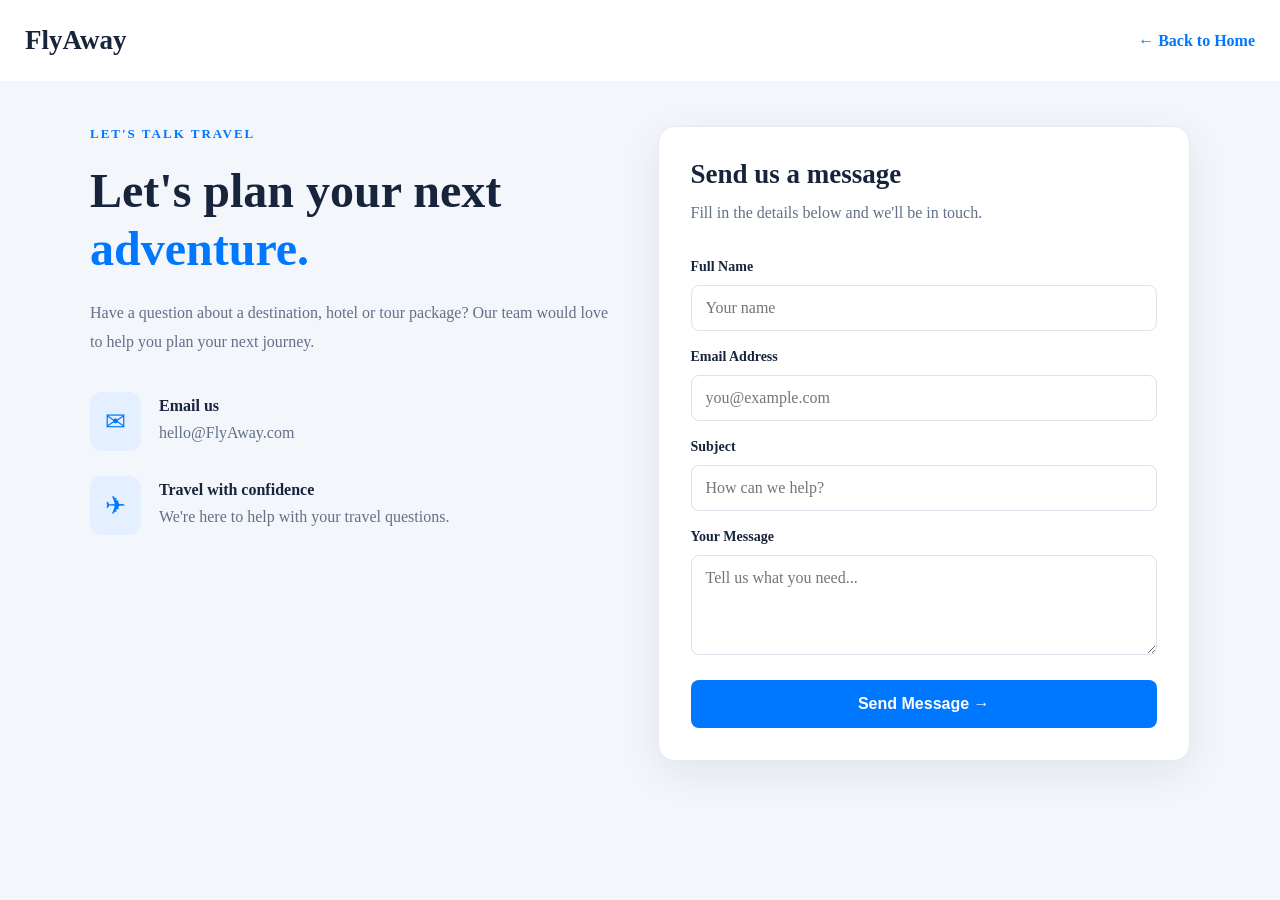
<file: contact.html>
<!DOCTYPE html>
<html lang="en">

<head>
    <meta charset="UTF-8">
    <meta name="viewport" content="width=device-width, initial-scale=1.0">
    <title>Contact Us</title>
    <style>

        *{
            margin: 0 ;
        }
        .contact-body {
            background-color: #f3f6fb;
            color: #17243b;
        }

        .contact-header {
            display: flex;
            justify-content: space-between;
            align-items: center;
            padding: 25px 25px;
            background-color: #ffffff;
            flex-wrap: wrap;

        }
      

        .contact-logo {
            color: #17243b;
            font-size: 27px;
            font-weight: 700;
            text-decoration: none;
        }

        .contact-home {
            color: #0077ff;
            text-decoration: none;
            font-weight: 600;
        }

        .contact-layout {
            max-width: 1150px;
            margin: 60px auto;
            padding: 0 25px;
            display: grid;
            grid-template-columns: 1fr 1fr;
            gap: 60px;
            align-items: center;
        }

        .contact-tag {
            color: #0077ff;
            font-size: 13px;
            font-weight: 700;
            letter-spacing: 2px;
            margin-bottom: 20px;
        }

        .contact-info h1 {
            font-size: 48px;
            line-height: 1.2;
            margin-bottom: 22px;
        }

        .contact-info h1 span {
            color: #0077ff;
        }

        .contact-description {
            color: #647087;
            line-height: 1.8;
            margin-bottom: 35px;
        }

        .contact-detail {
            display: flex;
            align-items: center;
            gap: 18px;
            margin-top: 25px;
        }

        .contact-detail>span {
            font-size: 25px;
            color: #0077ff;
            background-color: #e4efff;
            padding: 15px;
            border-radius: 12px;
        }

        .contact-detail h3 {
            font-size: 16px;
            margin-bottom: 6px;
        }

        .contact-detail p {
            color: #647087;
            line-height: 1.5;
        }

        .contact-form-card {
            padding: 35px;
            background-color: #ffffff;
            border: 1px solid #e5eaf2;
            border-radius: 16px;
            box-shadow: 0 12px 40px rgba(23, 36, 59, 0.08);
        }

        .contact-form-card h2 {
            font-size: 27px;
            margin-bottom: 10px;
        }

        .contact-form-card>p {
            color: #647087;
            margin-bottom: 25px;
            line-height: 1.6;
        }

        .contact-form-card form {
            display: flex;
            flex-direction: column;
            gap: 10px;
        }

        .contact-form-card label {
            font-weight: 600;
            font-size: 14px;
            margin-top: 8px;
        }

        .contact-form-card input,
        .contact-form-card textarea {
            width: 100%;
            padding: 13px 14px;
            border: 1px solid #dce2ec;
            border-radius: 8px;
            font: inherit;
            outline: none;
        }

        .contact-form-card input:focus,
        .contact-form-card textarea:focus {
            border-color: #0077ff;
        }

        .contact-form-card textarea {
            resize: vertical;
        }

        .contact-form-card button {
            margin-top: 15px;
            padding: 15px;
            background-color: #0077ff;
            color: white;
            border: none;
            border-radius: 8px;
            font-size: 16px;
            font-weight: 600;
            cursor: pointer;
            transition: background-color 0.3s ease;
        }

        .contact-form-card button:hover {
            background-color: #0056b3;
        }




        .contact-body {
            width: 100%;
            min-width: 0;
            overflow-x: hidden;
        }

        

        .contact-layout {
            width: min(1100px, 90%);
            margin: 45px auto;
            display: grid;
            grid-template-columns: minmax(0, 1fr) minmax(0, 1fr);
            align-items: start;
            gap: 35px;
        }

        .contact-info,
        .contact-form-card {
            min-width: 0;
            width: 100%;
        }

        .contact-form-card {
            padding: 32px;
            box-sizing: border-box;
        }

        .contact-form-card form {
            width: 100%;
        }

        .contact-form-card input,
        .contact-form-card select,
        .contact-form-card textarea,
        .contact-form-card button {
            max-width: 100%;
            box-sizing: border-box;
        }

        .contact-form-card input,
        .contact-form-card select,
        .contact-form-card textarea {
            width: 100%;
        }

        .contact-form-card textarea {
            resize: vertical;
        }

        
        @media (max-width: 800px) {
            .contact-header {
                padding: 16px 5%;
            }

            .contact-layout {
                width: 90%;
                grid-template-columns: minmax(0, 1fr);
                gap: 25px;
                margin: 30px auto;
            }

            .contact-info {
                text-align: left;
            }

            .contact-form-card {
                padding: 26px;
            }
        }

        
        @media (max-width: 500px) {
            .contact-header {
                padding: 14px 16px;
                gap: 12px;
            }

            .contact-logo {
                font-size: 24px;
            }

            .contact-home {
                font-size: 14px;
            }

            .contact-layout {
                width: calc(100% - 32px);
                margin: 24px auto;
                gap: 22px;
            }

            .contact-info h1 {
                font-size: 30px;
                line-height: 1.2;
                overflow-wrap: anywhere;
            }

            .contact-description,
            .contact-detail {
                font-size: 15px;
                line-height: 1.7;
                overflow-wrap: anywhere;
            }

            .contact-form-card {
                padding: 20px 16px;
                border-radius: 12px;
            }

            .contact-form-card h2 {
                font-size: 23px;
            }

            .contact-form-card input,
            .contact-form-card select,
            .contact-form-card textarea {
                width: 100%;
                min-width: 0;
                font-size: 16px;
            }

            .contact-form-card button {
                width: 100%;
                padding: 13px 16px;
            }
        }
    </style>
</head>

<body class="contact-body">

    <header class="contact-header">
        <a href="index.html" class="contact-logo">FlyAway</a>
        <a href="index.html" class="contact-home">← Back to Home</a>
    </header>

    <main class="contact-layout">

        <div class="contact-info">
            <p class="contact-tag">LET'S TALK TRAVEL</p>

            <h1>Let's plan your next <span>adventure.</span></h1>

            <p class="contact-description">
                Have a question about a destination, hotel or tour package?
                Our team would love to help you plan your next journey.
            </p>

            <div class="contact-detail">
                <span>✉</span>
                <div>
                    <h3>Email us</h3>
                    <p>hello@FlyAway.com</p>
                </div>
            </div>

            <div class="contact-detail">
                <span>✈</span>
                <div>
                    <h3>Travel with confidence</h3>
                    <p>We're here to help with your travel questions.</p>
                </div>
            </div>
        </div>

        <div class="contact-form-card">

            <h2>Send us a message</h2>
            <p>Fill in the details below and we'll be in touch.</p>

            <form id="contactForm">

                <label for="name">Full Name</label>
                <input type="text" id="name" placeholder="Your name" required>

                <label for="email">Email Address</label>
                <input type="email" id="email" placeholder="you@example.com" required>

                <label for="subject">Subject</label>
                <input type="text" id="subject" placeholder="How can we help?" required>

                <label for="message">Your Message</label>
                <textarea id="message" rows="4" placeholder="Tell us what you need..." required></textarea>

                <button type="submit">Send Message →</button>

            </form>
        </div>

    </main>


    <script>

        document.getElementById("contactForm").addEventListener("submit", function (event) {

            event.preventDefault();

            alert("Thank you! Your message has been submitted successfully");

            this.reset();


        });




    </script>





</body>

</html>
</file>
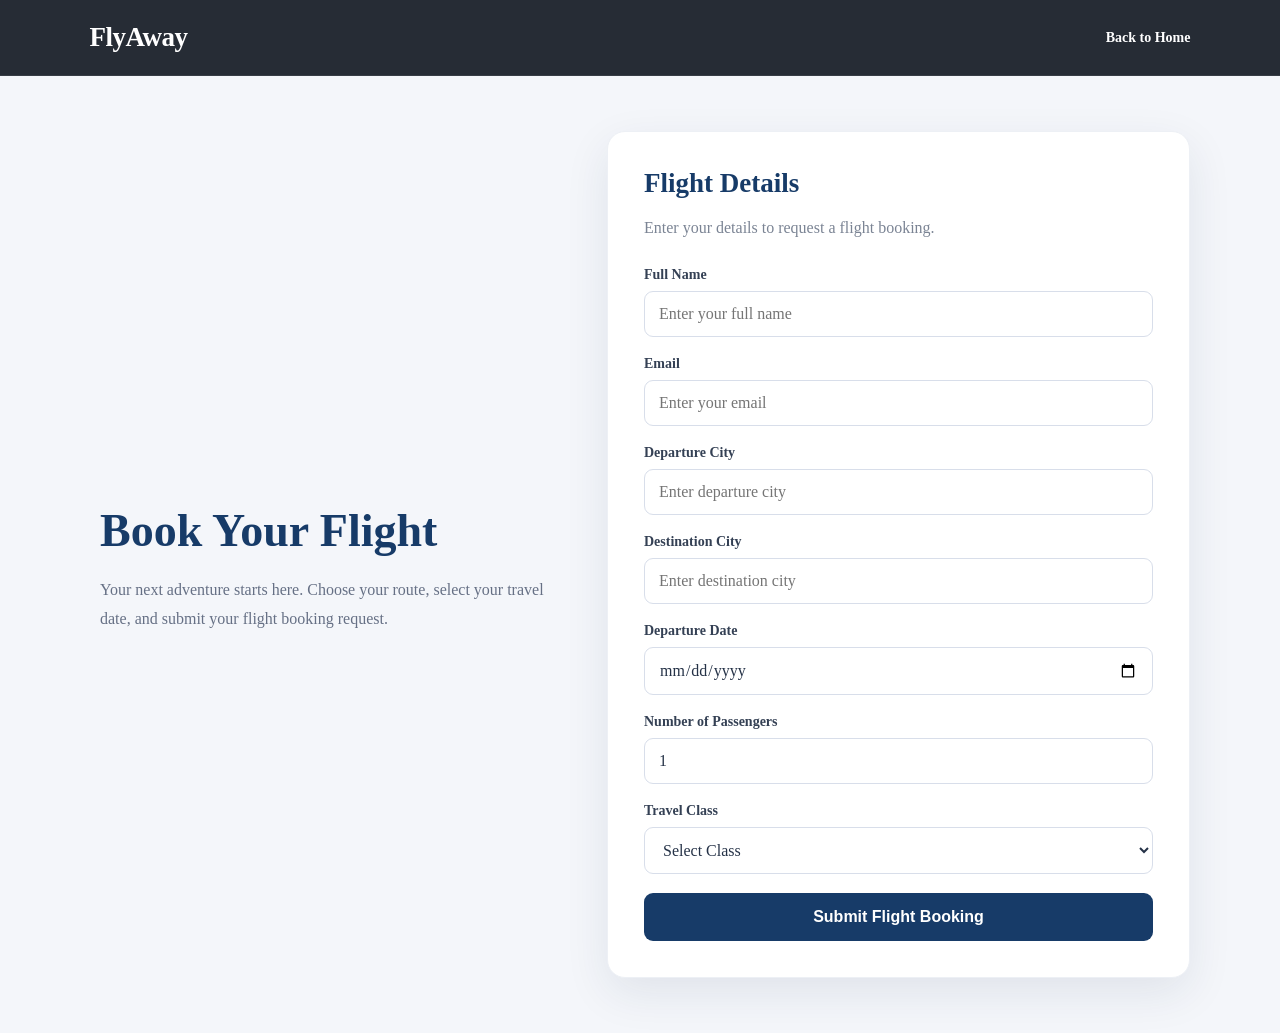
<file: flight-booking.html>
<!DOCTYPE html>
<html lang="en">

<head>
    <meta charset="UTF-8">
    <meta name="viewport" content="width=device-width, initial-scale=1.0">
    <title>Flight Booking | FlyAway</title>


    <style>


        body{
            margin: 0;
        }



        .contact-body .contact-header {
            display: flex;
            align-items: center;
            justify-content: space-between;
            gap: 20px;
            padding: 22px 7%;
            background: #262c35;
            border-bottom: 1px solid rgba(255, 255, 255, 0.08);
        }

        .contact-body .logo {
            color: #ffffff;
            font-size: 27px;
            font-weight: 800;
            text-decoration: none;
            letter-spacing: -0.5px;
        }
        
        .contact-body .back-home {
            color: white;
            font-size: 14px;
            font-weight: 600;
            text-decoration: none;
            transition: color 0.25s ease;
        }

        .contact-body .back-home:hover {
            color: #4784c4;
        }

        .flight-booking-page {
            min-height: 100vh;
            background: #f4f6fa;
        }

        

       .flight-booking-page .contact-layout {
            width: min(1100px, 90%);
            margin: 55px auto;
            display: grid;
            grid-template-columns: 0.9fr 1.1fr;
            gap: 40px;
            align-items: center;
        }

        
        .flight-booking-page .contact-info {
            padding: 30px 10px;
        }

        .flight-booking-page .contact-info h3 {
            color: #173b68;
            font-size: clamp(32px, 4vw, 46px);
            line-height: 1.15;
            margin-bottom: 18px;
        }

        .flight-booking-page .contact-info p {
            color: #667085;
            font-size: 16px;
            line-height: 1.8;
        }

        
        .flight-booking-page .contact-form-card {
            padding: 36px;
            background: #ffffff;
            border: 1px solid #edf0f5;
            border-radius: 18px;
            box-shadow: 0 15px 45px rgba(26, 48, 78, 0.09);
        }

        .flight-booking-page .contact-form-card h2 {
            color: #173b68;
            font-size: 27px;
            margin: 0 0 8px;
        }

        .flight-booking-page .contact-form-card>p {
            color: #7b8494;
            line-height: 1.6;
            margin-bottom: 26px;
        }

        
        .flight-booking-page .contact-form-card label {
            display: block;
            margin-bottom: 8px;
            color: #344054;
            font-size: 14px;
            font-weight: 600;
        }

        
        .flight-booking-page .contact-form-card input,
        .flight-booking-page .contact-form-card select {
            width: 100%;
            box-sizing: border-box;
            padding: 13px 14px;
            margin-bottom: 19px;
            border: 1px solid #d8deea;
            border-radius: 9px;
            background: #ffffff;
            color: #253247;
            font: inherit;
            outline: none;
            transition: border-color 0.2s, box-shadow 0.2s;
        }

        .flight-booking-page .contact-form-card input:focus,
        .flight-booking-page .contact-form-card select:focus {
            border-color: #3569a8;
            box-shadow: 0 0 0 3px rgba(53, 105, 168, 0.12);
        }

        
        .flight-booking-page .contact-form-card button[type="submit"] {
            width: 100%;
            padding: 15px;
            border: none;
            border-radius: 9px;
            background: #173b68;
            color: #ffffff;
            font-size: 16px;
            font-weight: 700;
            cursor: pointer;
            transition: background 0.25s, transform 0.25s;
        }

        .flight-booking-page .contact-form-card button[type="submit"]:hover {
            background: #24558d;
            transform: translateY(-2px);
        }

        
        @media (max-width: 768px) {
            .flight-booking-page .contact-header {
                padding: 18px 5%;
                gap: 12px;
            }

            .flight-booking-page .contact-header .logo {
                font-size: 22px;
            }

            .flight-booking-page .contact-header .back-home {
                padding: 9px 12px;
                font-size: 13px;
            }

            .flight-booking-page .contact-layout {
                grid-template-columns: 1fr;
                gap: 20px;
                margin: 25px auto;
            }

            .flight-booking-page .contact-info {
                padding: 10px 0;
            }

            .flight-booking-page .contact-info h3 {
                font-size: 32px;
            }

            .flight-booking-page .contact-form-card {
                padding: 24px 20px;
            }
        }

    
    </style>








</head>

<body class="contact-body flight-booking-page">

    <header class="contact-header">
        <a href="index.html" class="logo">FlyAway</a>
        <a href="index.html" class="back-home">Back to Home</a>
    </header>

    <main class="contact-layout">

        <section class="contact-info">
            <h3>Book Your Flight</h3>
            <p>
                Your next adventure starts here. Choose your route,
                select your travel date, and submit your flight booking request.
            </p>
        </section>

        <section class="contact-form-card">
            <h2>Flight Details</h2>
            <p>Enter your details to request a flight booking.</p>

            <form id="flightForm">

                <label for="fullName">Full Name</label>
                <input type="text" id="fullName" name="fullName" placeholder="Enter your full name" required>

                <label for="email">Email</label>
                <input type="email" id="email" name="email" placeholder="Enter your email" required>

                <label for="departure">Departure City</label>
                <input type="text" id="departure" name="departure" placeholder="Enter departure city" required>

                <label for="destination">Destination City</label>
                <input type="text" id="destination" name="destination" placeholder="Enter destination city" required>

                <label for="departureDate">Departure Date</label>
                <input type="date" id="departureDate" name="departureDate" required>

                <label for="passengers">Number of Passengers</label>
                <input type="number" id="passengers" name="passengers" min="1" max="20" value="1" required>

                <label for="travelClass">Travel Class</label>
                <select id="travelClass" name="travelClass" required>
                    <option value="">Select Class</option>
                    <option value="Economy">Economy</option>
                    <option value="Premium Economy">Premium Economy</option>
                    <option value="Business">Business</option>
                    <option value="First Class">First Class</option>
                </select>

                <button type="submit">Submit Flight Booking</button>

            </form>
        </section>

    </main>

    <script>
        document.addEventListener("DOMContentLoaded", function () {

            const flightForm = document.getElementById("flightForm");
            const departureInput = document.getElementById("departure");
            const destinationInput = document.getElementById("destination");
            const departureDate = document.getElementById("departureDate");


            const today = new Date();
            const todayString = [
                today.getFullYear(),
                String(today.getMonth() + 1).padStart(2, "0"),
                String(today.getDate()).padStart(2, "0")
            ].join("-");

            departureDate.min = todayString;


            const params = new URLSearchParams(window.location.search);
            const from = params.get("from");
            const to = params.get("to");


            if (from) departureInput.value = from;
            if (to) destinationInput.value = to;

            flightForm.addEventListener("submit", function (event) {
                event.preventDefault();

                if (!flightForm.reportValidity()) return;

                if (departureDate.value < todayString) {
                    alert("Please select today or a future departure date.");
                    return;
                }

                const fullName = document.getElementById("fullName")
                    .value.trim();

                const email = document.getElementById("email")
                    .value.trim().toLowerCase();

                const departure = departureInput.value.trim();
                const destination = destinationInput.value.trim();

                if (departure.toLowerCase() === destination.toLowerCase()) {
                    alert("Departure and destination cities must be different.");
                    return;
                }

                const booking = {
                    id: "WF" + Date.now(),
                    type: "Flight",
                    fullName: fullName,
                    email: email,
                    departure: departure,
                    destination: destination,
                    departureDate: departureDate.value,
                    passengers: Number(
                        document.getElementById("passengers").value
                    ),
                    travelClass: document.getElementById("travelClass").value,
                    status: "Pending"
                };


                let bookings = [];

                try {
                    bookings = JSON.parse(
                        localStorage.getItem("FlyAwayBookings")
                    ) || [];

                    if (!Array.isArray(bookings)) {
                        bookings = [];
                    }
                } catch (error) {
                    alert("Could not read existing bookings. Please check your browser storage.");
                    return;
                }


                bookings.push(booking);

                try {
                    localStorage.setItem(
                        "FlyAwayBookings",
                        JSON.stringify(bookings)
                    );
                } catch (error) {
                    alert("Could not save your booking. Browser storage may be full.");
                    return;
                }

                alert(
                    "Flight booking request submitted successfully!" +
                    "\nReference: " + booking.id +
                    "\nRoute: " + booking.departure + " → " +
                    booking.destination
                );

                flightForm.reset();


                departureInput.value = from || "";
                destinationInput.value = to || "";
                departureDate.min = todayString;
            });

        });
    </script>

</body>

</html>
</file>
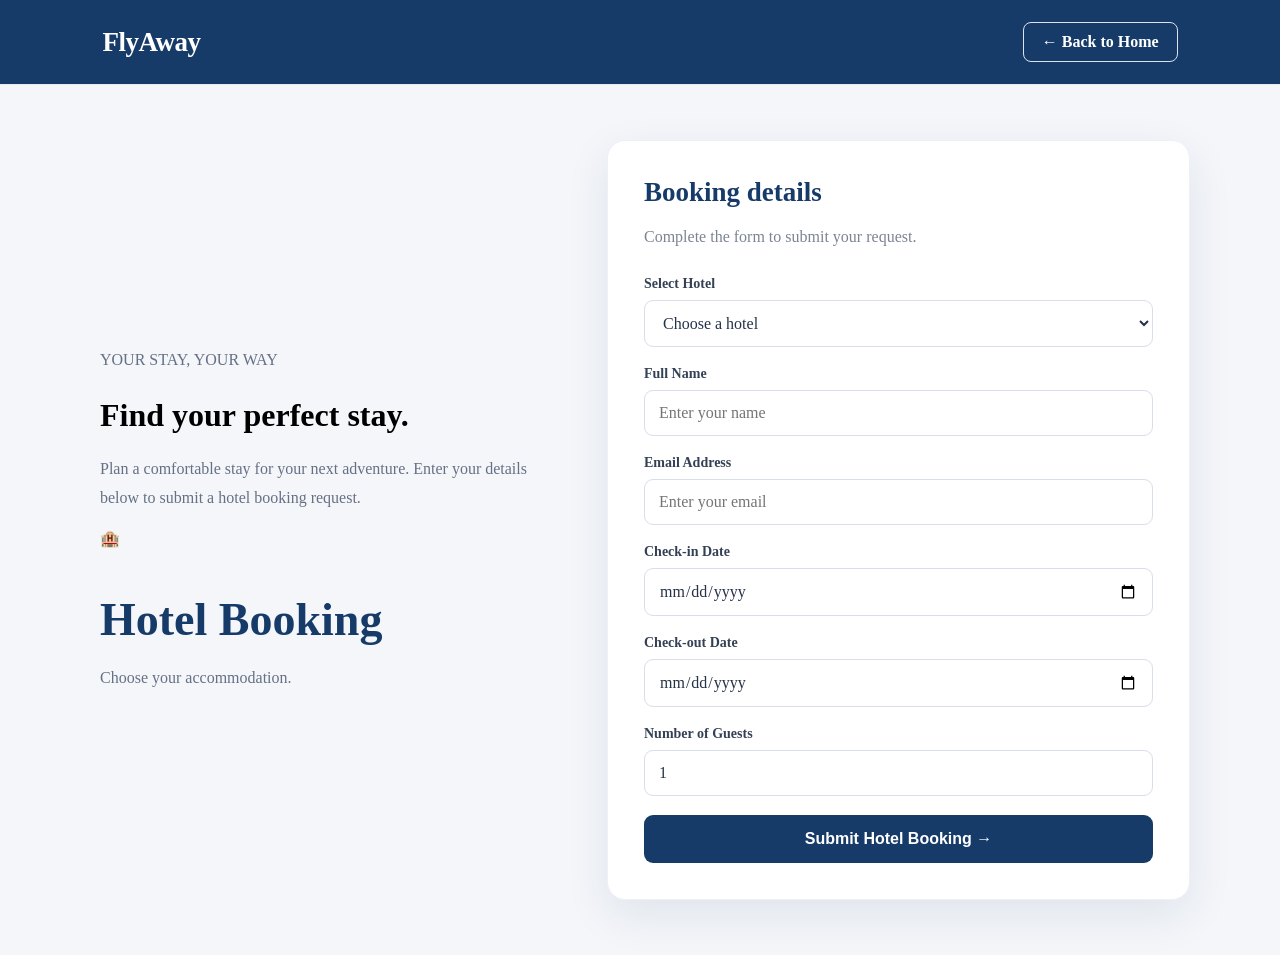
<file: hotel-booking.html>
<!DOCTYPE html>
<html lang="en">

<head>
    <meta charset="UTF-8">
    <meta name="viewport" content="width=device-width, initial-scale=1.0">
    <title>Hotel Booking </title>
    <style>
        body.contact-body {
            background: #f4f6fa;
            margin: 0;
        }

        .contact-header {
            padding: 22px 8%;
            display: flex;
            justify-content: space-between;
            align-items: center;
            background: #173b68;
            border-bottom: 1px solid #e8eaf0;
        }

        .contact-header .contact-logo{
            text-decoration: none;
             color: #ffffff;
            font-size: 27px;
            font-weight: 800;
            text-decoration: none;
            letter-spacing: -0.5px;
        }

        .contact-header .logo {
            font-size: 27px;
            font-weight: 800;
            color: #173b68;
            text-decoration: none;
        }

        .contact-header .contact-home {
            color: #ffffff;
            font-weight: 600;
            text-decoration: none;
            padding: 10px 18px;
            border: 1px solid #dce3ed;
            border-radius: 8px;
            transition: 0.25s ease;
        }

        .contact-header .contact-home:hover {
            background: #3163a0;
        }


        .contact-layout {
            width: min(1100px, 90%);
            margin: 55px auto;
            display: grid;
            grid-template-columns: 0.9fr 1.1fr;
            gap: 40px;
            align-items: center;
        }


        .contact-info {
            padding: 30px 10px;
        }

        .contact-info h3 {
            font-size: clamp(30px, 4vw, 46px);
            line-height: 1.15;
            color: #173b68;
            margin-bottom: 18px;
        }

        .contact-info p {
            font-size: 16px;
            line-height: 1.8;
            color: #667085;
        }


        .contact-form-card {
            background: #ffffff;
            padding: 36px;
            border-radius: 18px;
            box-shadow: 0 15px 45px rgba(26, 48, 78, 0.09);
            border: 1px solid #edf0f5;
        }

        .contact-form-card h2 {
            color: #173b68;
            font-size: 27px;
            margin: 0 0 8px;
        }

        .contact-form-card>p {
            color: #7b8494;
            margin-bottom: 26px;
            line-height: 1.6;
        }


        .contact-form-card label {
            display: block;
            color: #344054;
            font-size: 14px;
            font-weight: 600;
            margin-bottom: 8px;
        }


        .contact-form-card input,
        .contact-form-card select,
        .contact-form-card textarea {
            width: 100%;
            box-sizing: border-box;
            padding: 13px 14px;
            margin-bottom: 19px;
            border: 1px solid #d8deea;
            border-radius: 9px;
            background: #ffffff;
            color: #253247;
            font: inherit;
            outline: none;
            transition: border-color 0.2s, box-shadow 0.2s;
        }

        .contact-form-card input:focus,
        .contact-form-card select:focus,
        .contact-form-card textarea:focus {
            border-color: #3569a8;
            box-shadow: 0 0 0 3px rgba(53, 105, 168, 0.12);
        }


        .contact-form-card button[type="submit"] {
            width: 100%;
            padding: 15px;
            background: #173b68;
            color: #ffffff;
            border: none;
            border-radius: 9px;
            font-size: 16px;
            font-weight: 700;
            cursor: pointer;
            transition: background 0.25s, transform 0.25s;
        }

        .contact-form-card button[type="submit"]:hover {
            background: #24558d;
            transform: translateY(-2px);
        }


        @media (max-width: 768px) {
            .contact-header {
                padding: 18px 5%;
                gap: 12px;
            }

            .contact-header .logo {
                font-size: 22px;
            }

            .contact-header .back-home {
                padding: 9px 12px;
                font-size: 13px;
            }

            .contact-layout {
                grid-template-columns: 1fr;
                gap: 20px;
                margin: 25px auto;
            }

            .contact-info {
                padding: 10px 0;
            }

            .contact-info h3 {
                font-size: 32px;
            }

            .contact-form-card {
                padding: 24px 20px;
            }
        }
    </style>
</head>

<body class="contact-body">

    <header class="contact-header">
        <a href="index.html" class="contact-logo">FlyAway</a>
        <a href="index.html" class="contact-home">← Back to Home</a>
    </header>

    <main class="contact-layout">

        <div class="contact-info">
            <p class="contact-tag">YOUR STAY, YOUR WAY</p>
            <h1>Find your perfect <span>stay.</span></h1>

            <p class="contact-description">
                Plan a comfortable stay for your next adventure.
                Enter your details below to submit a hotel booking request.
            </p>

            <div class="contact-detail">
                <span>🏨</span>
                <div>
                    <h3 id="hotelName">Hotel Booking</h3>
                    <p id="hotelLocation">Choose your accommodation.</p>
                </div>
            </div>
        </div>

        <div class="contact-form-card">
            <h2>Booking details</h2>
            <p>Complete the form to submit your request.</p>

            <form id="hotelForm">

                <label for="hotel">Select Hotel</label>
                <select id="hotel" required>
                    <option value="">Choose a hotel</option>
                    <option value="Burj Al Arab" data-location="Dubai">Burj Al Arab — Dubai</option>
                    <option value="Taj Lake Palace" data-location="Udaipur">Taj Lake Palace — Udaipur</option>
                    <option value="Rosewood London" data-location="London">Rosewood London — London</option>
                    <option value="Shangri-La Hotel" data-location="Paris">Shangri-La Hotel — Paris</option>
                </select>

                <label for="fullName">Full Name</label>
                <input type="text" id="fullName" placeholder="Enter your name" required>

                <label for="email">Email Address</label>
                <input type="email" id="email" placeholder="Enter your email" required>

                <label for="checkIn">Check-in Date</label>
                <input type="date" id="checkIn" required>

                <label for="checkOut">Check-out Date</label>
                <input type="date" id="checkOut" required>

                <label for="guests">Number of Guests</label>
                <input type="number" id="guests" min="1" max="20" value="1" required>

                <button type="submit">Submit Hotel Booking →</button>

            </form>
        </div>

    </main>

    <script>



        document.addEventListener("DOMContentLoaded", function () {
            const params = new URLSearchParams(window.location.search);
            const selectedHotel = params.get("hotel");

            const hotelSelect = document.getElementById("hotel");

            if (selectedHotel && hotelSelect) {
                const matchingOption = Array.from(hotelSelect.options)
                    .find(option => option.value === selectedHotel);

                if (matchingOption) {
                    hotelSelect.value = selectedHotel;
                    hotelSelect.dispatchEvent(new Event("change"));
                }
            }
        });








        const hotelSelect = document.getElementById("hotel");
        const checkIn = document.getElementById("checkIn");
        const checkOut = document.getElementById("checkOut");

        const today = new Date();
        const todayString = [
            today.getFullYear(),
            String(today.getMonth() + 1).padStart(2, "0"),
            String(today.getDate()).padStart(2, "0")
        ].join("-");

        checkIn.min = todayString;
        checkOut.min = todayString;

        checkIn.addEventListener("change", function () {
            checkOut.min = checkIn.value || todayString;

            if (checkOut.value && checkOut.value <= checkIn.value) {
                checkOut.value = "";
            }
        });

        hotelSelect.addEventListener("change", function () {
            const option = this.options[this.selectedIndex];

            document.getElementById("hotelName").textContent =
                option.value || "Hotel Booking";

            document.getElementById("hotelLocation").textContent =
                option.dataset.location || "Choose your accommodation.";
        });

        document.getElementById("hotelForm").addEventListener("submit", function (event) {
            event.preventDefault();

            if (checkOut.value <= checkIn.value) {
                alert("Check-out must be after check-in.");
                return;
            }

            const option = hotelSelect.options[hotelSelect.selectedIndex];

            const booking = {
                id: "WH" + Date.now(),
                type: "Hotel",
                hotelName: hotelSelect.value,
                destination: option.dataset.location,
                fullName: document.getElementById("fullName").value.trim(),
                email: document.getElementById("email").value.trim().toLowerCase(),
                checkIn: checkIn.value,
                checkOut: checkOut.value,
                guests: Number(document.getElementById("guests").value),
                status: "Pending"
            };

            const bookings = JSON.parse(
                localStorage.getItem("FlyAwayBookings") || "[]"
            );

            bookings.push(booking);

            localStorage.setItem(
                "FlyAwayBookings",
                JSON.stringify(bookings)
            );

            alert(
                "Hotel booking request submitted!\nReference: " + booking.id
            );

            this.reset();

            document.getElementById("hotelName").textContent = "Hotel Booking";
            document.getElementById("hotelLocation").textContent =
                "Choose your accommodation.";

            checkIn.min = todayString;
            checkOut.min = todayString;
        });
    </script>

</body>

</html>
</file>
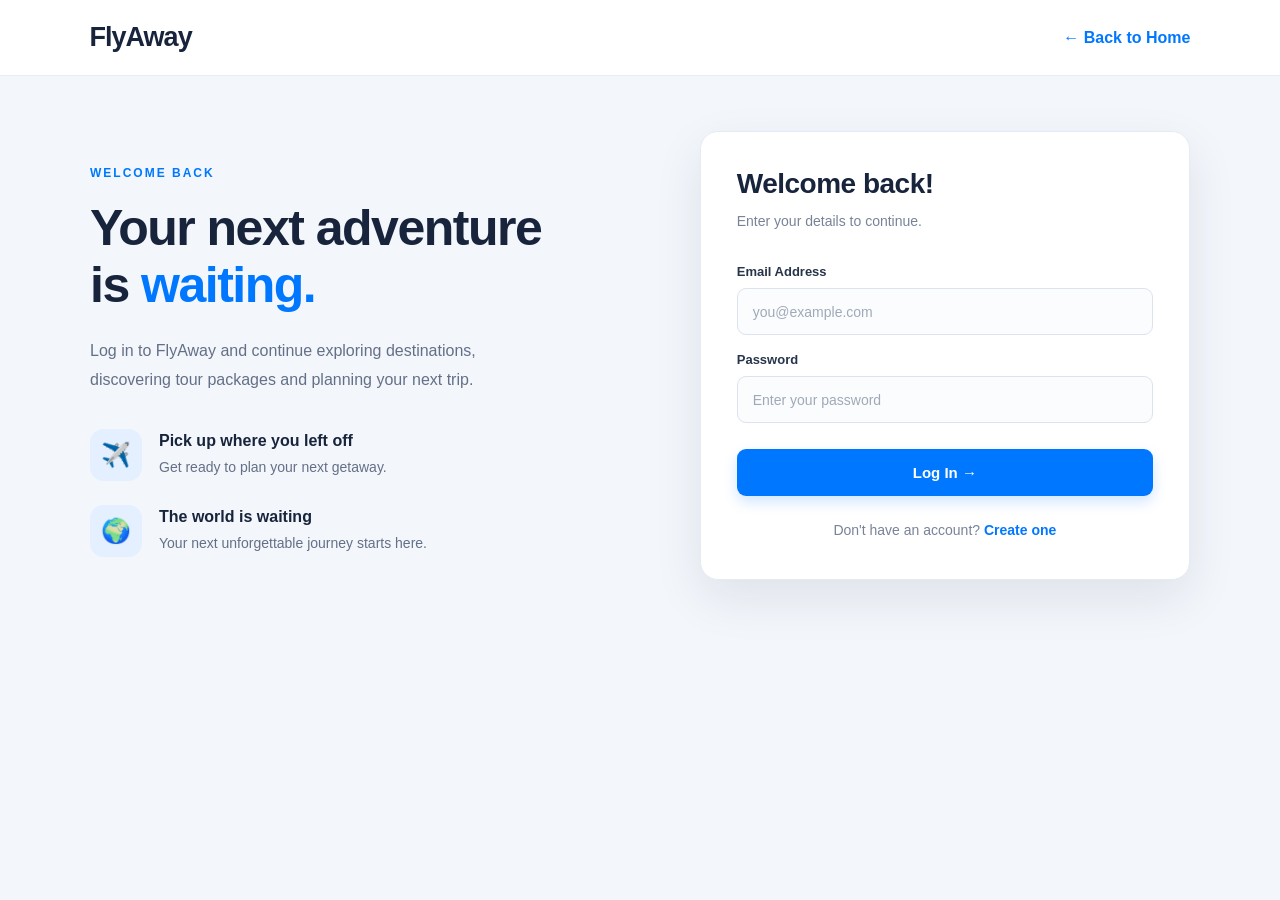
<file: login.html>
<!DOCTYPE html>
<html lang="en">

<head>
    <meta charset="UTF-8">
    <meta name="viewport" content="width=device-width, initial-scale=1.0">
    <title>Login</title>

    <style>
        body.contact-body {
            margin: 0;
            min-height: 100vh;
            background: #f3f6fb;
            color: #17243b;
            font-family: Arial, sans-serif;
        }

        .contact-header {
            display: flex;
            justify-content: space-between;
            align-items: center;
            padding: 22px 7%;
            background: #ffffff;
            border-bottom: 1px solid #e8edf5;
        }

        .contact-logo {
            color: #17243b;
            font-size: 27px;
            font-weight: 800;
            text-decoration: none;
            letter-spacing: -1px;
        }

        .contact-home {
            color: #0077ff;
            text-decoration: none;
            font-weight: 600;
            transition: color 0.2s ease;
        }

        .contact-home:hover {
            color: #0056b3;
        }

        .contact-layout {
            width: min(1100px, 86%);
            margin: 55px auto;
            display: grid;
            grid-template-columns: 1fr 0.9fr;
            gap: 65px;
            align-items: center;
        }

        .contact-info {
            padding: 20px 0;
        }

        .contact-tag {
            color: #0077ff;
            font-size: 12px;
            font-weight: 800;
            letter-spacing: 2px;
            margin-bottom: 20px;
        }

        .contact-info h1 {
            max-width: 500px;
            font-size: clamp(36px, 4vw, 50px);
            line-height: 1.15;
            letter-spacing: -1.5px;
            margin: 0 0 22px;
        }

        .contact-info h1 span {
            color: #0077ff;
        }

        .contact-description {
            max-width: 470px;
            color: #647087;
            font-size: 16px;
            line-height: 1.8;
            margin-bottom: 35px;
        }

        .contact-detail {
            display: flex;
            align-items: center;
            gap: 17px;
            margin-top: 24px;
        }

        .contact-detail>span {
            flex-shrink: 0;
            display: flex;
            justify-content: center;
            align-items: center;
            width: 52px;
            height: 52px;
            border-radius: 14px;
            background: #e4efff;
            font-size: 24px;
        }

        .contact-detail h3 {
            font-size: 16px;
            margin: 0 0 6px;
        }

        .contact-detail p {
            color: #647087;
            font-size: 14px;
            line-height: 1.6;
            margin: 0;
        }

        .contact-form-card {
            width: 100%;
            box-sizing: border-box;
            padding: 36px;
            background: #ffffff;
            border: 1px solid #e6ebf3;
            border-radius: 18px;
            box-shadow: 0 18px 50px rgba(23, 36, 59, 0.09);
        }

        .contact-form-card h2 {
            color: #17243b;
            font-size: 28px;
            letter-spacing: -0.5px;
            margin: 0 0 10px;
        }

        .contact-form-card>p:not(.auth-switch) {
            color: #788398;
            font-size: 14px;
            line-height: 1.6;
            margin: 0 0 24px;
        }


        .contact-form-card form {
            display: flex;
            flex-direction: column;
            gap: 9px;
        }

        .contact-form-card label {
            color: #27354b;
            font-size: 13px;
            font-weight: 700;
            margin-top: 8px;
        }

        .contact-form-card input,
        .contact-form-card textarea {
            width: 100%;
            box-sizing: border-box;
            padding: 14px 15px;
            background: #fbfcfe;
            border: 1px solid #dce3ee;
            border-radius: 9px;
            color: #17243b;
            font-family: inherit;
            font-size: 14px;
            outline: none;
            transition: border-color 0.2s ease,
                box-shadow 0.2s ease,
                background 0.2s ease;
        }

        .contact-form-card input {
            min-height: 47px;
        }

        .contact-form-card input::placeholder,
        .contact-form-card textarea::placeholder {
            color: #a0a9b8;
        }

        .contact-form-card input:focus,
        .contact-form-card textarea:focus {
            background: #ffffff;
            border-color: #0077ff;
            box-shadow: 0 0 0 3px rgba(0, 119, 255, 0.1);
        }

        .contact-form-card button {
            width: 100%;
            margin-top: 17px;
            padding: 15px;
            background: #0077ff;
            color: #ffffff;
            border: none;
            border-radius: 9px;
            font-family: inherit;
            font-size: 15px;
            font-weight: 700;
            cursor: pointer;
            box-shadow: 0 6px 14px rgba(0, 119, 255, 0.18);
            transition: background 0.2s ease,
                transform 0.2s ease;
        }

        .contact-form-card button:hover {
            background: #005fd1;
            transform: translateY(-1px);
        }

        .auth-switch {
            margin: 23px 0 0;
            text-align: center;
            color: #788398;
            font-size: 14px;
            line-height: 1.7;
        }

        .auth-switch a {
            color: #0077ff;
            font-weight: 700;
            text-decoration: none;
        }

        .auth-switch a:hover {
            color: #0056b3;
            text-decoration: underline;
        }

        @media (max-width: 850px) {
            .contact-layout {
                width: min(520px, 88%);
                grid-template-columns: 1fr;
                gap: 25px;
                margin: 35px auto;
            }

            .contact-info h1 {
                font-size: 38px;
            }

            .contact-info {
                padding: 5px 0;
            }

            .contact-form-card {
                padding: 28px;
            }
        }

        @media (max-width: 480px) {
            .contact-header {
                padding: 20px 5%;
            }

            .contact-logo {
                font-size: 23px;
            }

            .contact-home {
                font-size: 13px;
            }

            .contact-layout {
                width: 90%;
                margin: 28px auto;
            }

            .contact-info h1 {
                font-size: 34px;
            }

            .contact-form-card {
                padding: 23px 19px;
                border-radius: 14px;
            }

            .contact-form-card h2 {
                font-size: 25px;
            }
        }
    </style>
















    </style>
















</head>


<body class="contact-body">

    <header class="contact-header">
        <a href="index.html" class="contact-logo">FlyAway</a>
        <a href="index.html" class="contact-home">← Back to Home</a>
    </header>

    <main class="contact-layout">

        <div class="contact-info">
            <p class="contact-tag">WELCOME BACK</p>

            <h1>Your next adventure is <span>waiting.</span></h1>

            <p class="contact-description">
                Log in to FlyAway and continue exploring destinations,
                discovering tour packages and planning your next trip.
            </p>

            <div class="contact-detail">
                <span>✈️</span>
                <div>
                    <h3>Pick up where you left off</h3>
                    <p>Get ready to plan your next getaway.</p>
                </div>
            </div>

            <div class="contact-detail">
                <span>🌍</span>
                <div>
                    <h3>The world is waiting</h3>
                    <p>Your next unforgettable journey starts here.</p>
                </div>
            </div>
        </div>

        <div class="contact-form-card">
            <h2>Welcome back!</h2>
            <p>Enter your details to continue.</p>

            <form id="loginForm">

                <label for="loginEmail">Email Address</label>
                <input type="email" id="loginEmail" placeholder="you@example.com" required>

                <label for="loginPassword">Password</label>
                <input type="password" id="loginPassword" placeholder="Enter your password" required>

                <button type="submit">Log In →</button>

            </form>

            <p class="auth-switch">
                Don't have an account?
                <a href="register.html">Create one</a>
            </p>
        </div>

    </main>











    <script>


        document.getElementById("loginForm").addEventListener("submit", function (event) {
            event.preventDefault();

            const email = document.getElementById("loginEmail").value.trim().toLowerCase();

            const password = document.getElementById("loginPassword").value;


            const users = JSON.parse(localStorage.getItem("FlyAwayUsers")) || [];

            const matchedUser = users.find(user =>
                user.email === email && user.password === password
            );

            if(matchedUser){

                alert("Welcome back, " + matchedUser.name + "! Login successful.");
                localStorage.setItem("FlyAwayLoggedInUser",JSON.stringify({
                    name: matchedUser.name,
                    email: matchedUser.email
                }));
            


                this.reset();
                
                window.location.href = "index.html";
            }else{
                alert("invalid email or password. Please try again.")
            }



        });





    </script>


</body>

</html>
</file>
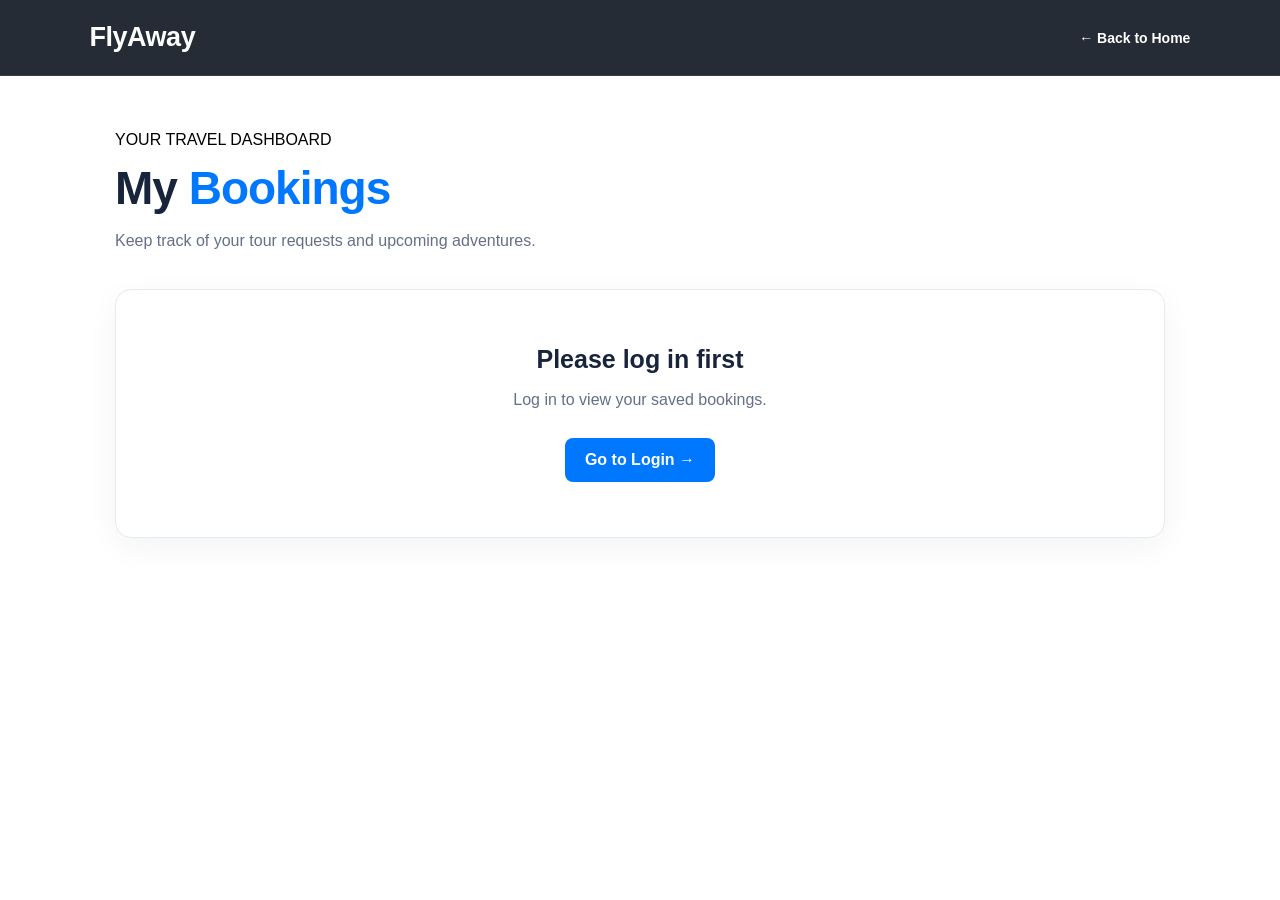
<file: my-bookings.html>
<!DOCTYPE html>
<html lang="en">

<head>
    <meta charset="UTF-8">
    <meta name="viewport" content="width=device-width, initial-scale=1.0">
    <title>My Bookings | FlyAway</title>
    <link rel="stylesheet" href="styles.css">
    <style>
        .contact-body .contact-header {
            display: flex;
            align-items: center;
            justify-content: space-between;
            gap: 20px;
            padding: 22px 7%;
            background: #262c35;
            border-bottom: 1px solid rgba(255, 255, 255, 0.08);
        }

        .contact-body .contact-logo {
            color: #ffffff;
            font-size: 27px;
            font-weight: 800;
            text-decoration: none;
            letter-spacing: -0.5px;
        }

        .contact-body .contact-home {
            color: white;
            font-size: 14px;
            font-weight: 600;
            text-decoration: none;
            transition: color 0.25s ease;
        }

        .contact-body .contact-home:hover {
            color: #4784c4;
        }
    </style>
</head>

<body class="contact-body">

    <header class="contact-header">
        <a href="index.html" class="contact-logo">FlyAway</a>
        <a href="index.html" class="contact-home">← Back to Home</a>
    </header>

    <main class="my-bookings-page">
        <div class="bookings-heading">
            <p class="contact-tag">YOUR TRAVEL DASHBOARD</p>
            <h1>My <span>Bookings</span></h1>
            <p>Keep track of your tour requests and upcoming adventures.</p>
        </div>

        <div id="bookingsContainer" class="bookings-container"></div>
    </main>


    <script>
        const container = document.getElementById("bookingsContainer");

        let loggedInUser = null;
        let bookings = [];

        try {
            loggedInUser = JSON.parse(
                localStorage.getItem("FlyAwayLoggedInUser") || "null"
            );

            bookings = JSON.parse(
                localStorage.getItem("FlyAwayBookings") || "[]"
            );

            if (!Array.isArray(bookings)) {
                bookings = [];
            }
        } catch (error) {
            container.innerHTML = `
        <div class="empty-bookings">
            <h2>Unable to load bookings</h2>
            <p>Your saved booking data could not be read.</p>
        </div>
    `;
        }

        if (container.innerHTML === "") {
            if (!loggedInUser || !loggedInUser.email) {
                container.innerHTML = `
            <div class="empty-bookings">
                <h2>Please log in first</h2>
                <p>Log in to view your saved bookings.</p>
                <a href="login.html">Go to Login →</a>
            </div>
        `;
            } else {
                const userBookings = bookings.filter(function (booking) {
                    return booking.email &&
                        booking.email.toLowerCase() ===
                        loggedInUser.email.toLowerCase();
                });

                if (userBookings.length === 0) {
                    container.innerHTML = `
                <div class="empty-bookings">
                    <h2>No bookings yet</h2>
                    <p>Your tour, hotel and flight requests will appear here.</p>
                    <a href="index.html">Explore FlyAway →</a>
                </div>
            `;
                } else {
                    userBookings.forEach(function (booking) {
                        const card = document.createElement("article");
                        card.className = "booking-card";

                        const isHotel = booking.type === "Hotel";
                        const isFlight = booking.type === "Flight";

                        let bookingType;
                        let bookingTitle;
                        let travelPeriod;
                        let travellerCount;
                        let firstLabel;
                        let periodLabel;
                        let travellerLabel;
                        let finalLabel;
                        let finalValue;

                        if (isFlight) {
                            bookingType = "Flight Booking";
                            bookingTitle =
                                booking.departure + " → " + booking.destination;
                            travelPeriod = booking.departureDate;
                            travellerCount = booking.passengers;
                            firstLabel = "Flight Route";
                            periodLabel = "Departure Date";
                            travellerLabel = "Passengers";
                            finalLabel = "Travel Class";
                            finalValue = booking.travelClass || "—";
                        } else if (isHotel) {
                            bookingType = "Hotel Booking";
                            bookingTitle = booking.hotelName;
                            travelPeriod =
                                (booking.checkIn || "—") + " → " +
                                (booking.checkOut || "—");
                            travellerCount = booking.guests;
                            firstLabel = "Hotel";
                            periodLabel = "Check-in → Check-out";
                            travellerLabel = "Guests";
                            finalLabel = "Booking Type";
                            finalValue = "Hotel reservation";
                        } else {
                            bookingType = "Tour Package";
                            bookingTitle = booking.packageName;
                            travelPeriod = booking.travelDate;
                            travellerCount = booking.travellers;
                            firstLabel = "Package";
                            periodLabel = "Travel Date";
                            travellerLabel = "Travellers";
                            finalLabel = "Package Price";
                            finalValue = booking.price || "—";
                        }

                        card.innerHTML = `
                    <div class="booking-card-header">
                        <div>
                            <p class="booking-label">
                                ${bookingType.toUpperCase()} · REFERENCE
                            </p>
                            <h3 class="booking-reference"></h3>
                        </div>
                        <span class="booking-status"></span>
                    </div>

                    <div class="booking-details-grid">
                        <div>
                            <span class="booking-first-label"></span>
                            <strong class="booking-title"></strong>
                        </div>

                        <div>
                            <span>Destination</span>
                            <strong class="booking-destination"></strong>
                        </div>

                        <div>
                            <span class="booking-period-label"></span>
                            <strong class="booking-period"></strong>
                        </div>

                        <div>
                            <span class="booking-traveller-label"></span>
                            <strong class="booking-travellers"></strong>
                        </div>

                        <div>
                            <span class="booking-final-label"></span>
                            <strong class="booking-price"></strong>
                        </div>
                    </div>
                `;

                        card.querySelector(".booking-reference").textContent =
                            booking.id || "—";

                        card.querySelector(".booking-status").textContent =
                            booking.status || "Pending";

                        card.querySelector(".booking-first-label").textContent =
                            firstLabel;

                        card.querySelector(".booking-title").textContent =
                            bookingTitle || "—";

                        card.querySelector(".booking-destination").textContent =
                            booking.destination || "—";

                        card.querySelector(".booking-period-label").textContent =
                            periodLabel;

                        card.querySelector(".booking-period").textContent =
                            travelPeriod || "—";

                        card.querySelector(".booking-traveller-label").textContent =
                            travellerLabel;

                        card.querySelector(".booking-travellers").textContent =
                            travellerCount ?? "—";

                        card.querySelector(".booking-final-label").textContent =
                            finalLabel;

                        card.querySelector(".booking-price").textContent =
                            finalValue;

                        container.appendChild(card);
                    });
                }
            }
        }
    </script>


</body>

</html>
</file>
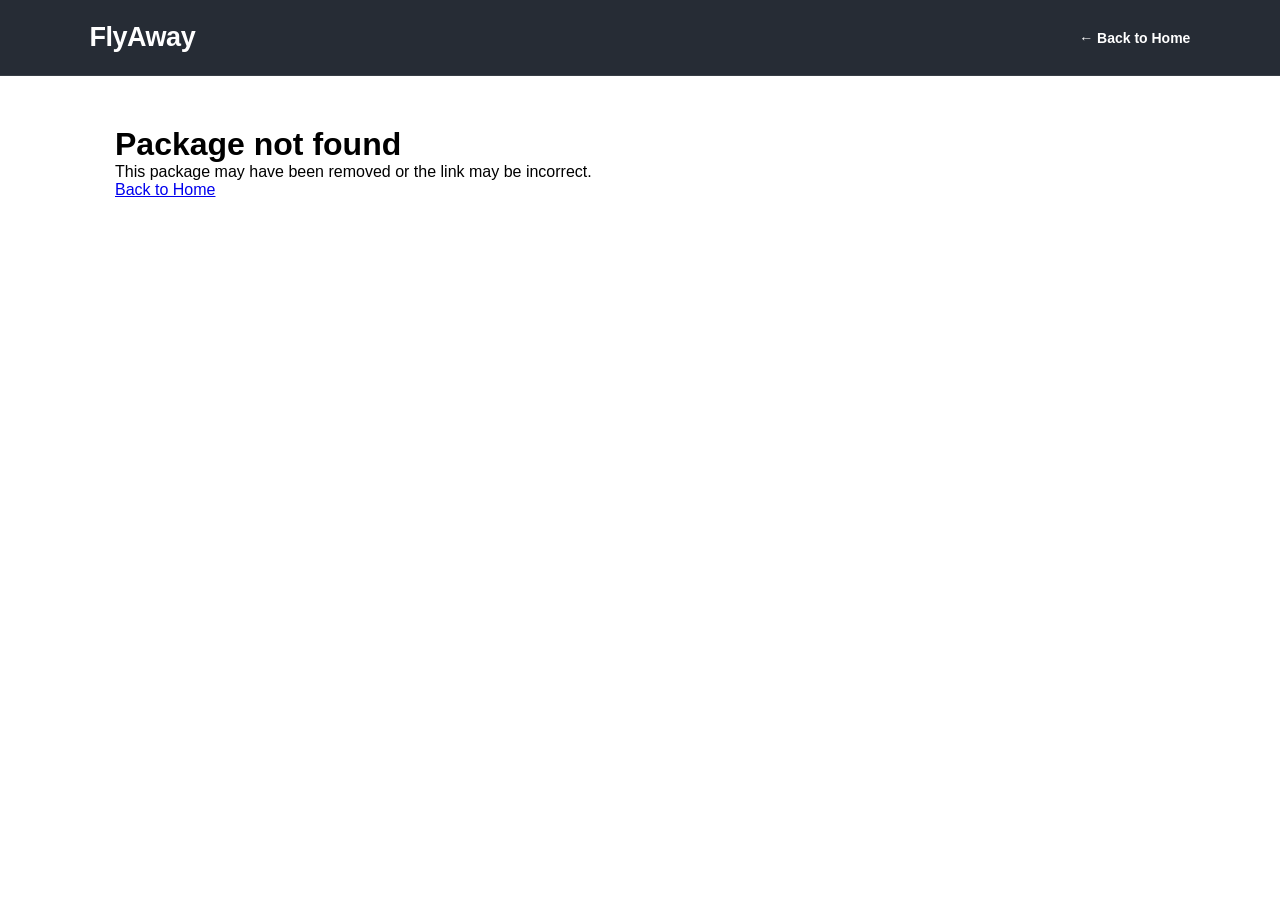
<file: package-details.html>
<!DOCTYPE html>
<html lang="en">

<head>
    <meta charset="UTF-8">
    <meta name="viewport" content="width=device-width, initial-scale=1.0">
    <title>Tour Package Details</title>
    <link rel="stylesheet" href="styles.css">
    <style>
        .contact-body .contact-header {
            display: flex;
            align-items: center;
            justify-content: space-between;
            gap: 20px;
            padding: 22px 7%;
            background: #262c35;
            border-bottom: 1px solid rgba(255, 255, 255, 0.08);
        }

        .contact-body .contact-logo {
            color: #ffffff;
            font-size: 27px;
            font-weight: 800;
            text-decoration: none;
            letter-spacing: -0.5px;
        }
        
        .contact-body .contact-home {
            color: white;
            font-size: 14px;
            font-weight: 600;
            text-decoration: none;
            transition: color 0.25s ease;
        }

        .contact-body .contact-home:hover {
            color: #4784c4;
        }
    </style>
</head>

<body class="contact-body">

    <header class="contact-header">
        <a href="index.html" class="contact-logo">FlyAway</a>
        <a href="index.html" class="contact-home">← Back to Home</a>
    </header>

    <main class="package-details">

        <div class="package-banner">
            <p class="contact-tag">YOUR NEXT ADVENTURE</p>
            <h1 id="packageName">Explore the world with FlyAway</h1>
            <p id="packageDescription">
                Discover unforgettable destinations with our specially selected tour packages.
            </p>
        </div>

        <div class="package-info-card">
            <div class="package-info-grid">
                <div>
                    <span>Duration</span>
                    <h3 id="packageDuration">—</h3>
                </div>

                <div>
                    <span>Package Price</span>
                    <h3 id="packagePrice">—</h3>
                </div>

                <div>
                    <span>Destination</span>
                    <h3 id="packageDestination">—</h3>
                </div>
            </div>

            <hr>

            <h2>About this package</h2>
            <p id="packageAbout"></p>

            <h2>Sample itinerary</h2>
            <ul id="packageItinerary"></ul>

            <button type="button" id="bookPackageBtn">
                Book This Package →
            </button>
        </div>

    </main>


    <script>
        document.addEventListener("DOMContentLoaded", function () {

            const params = new URLSearchParams(window.location.search);
            const packageKey = params.get("package");


            const defaultPackages = {
                paris: {
                    key: "paris",
                    name: "Paris Getaway",
                    destination: "Paris, France",
                    duration: "5 Days / 4 Nights",
                    price: 45000,
                    description: "Experience the romance, culture and charm of Paris.",
                    about: "Explore iconic landmarks, charming streets, French cuisine and the unforgettable atmosphere of the City of Light.",
                    itinerary: [
                        "Day 1: Arrival and Eiffel Tower visit",
                        "Day 2: Louvre Museum and city sightseeing",
                        "Day 3: Seine River cruise and local shopping",
                        "Day 4: Explore Montmartre and French cafés",
                        "Day 5: Departure"
                    ]
                },

                dubai: {
                    key: "dubai",
                    name: "Dubai Adventure",
                    destination: "Dubai, UAE",
                    duration: "4 Days / 3 Nights",
                    price: 35000,
                    description: "Discover futuristic landmarks and desert adventures.",
                    about: "Experience Dubai's famous skyline, shopping destinations, desert scenery and exciting attractions.",
                    itinerary: [
                        "Day 1: Arrival and Dubai Marina",
                        "Day 2: Burj Khalifa and Dubai Mall",
                        "Day 3: Desert safari adventure",
                        "Day 4: Shopping and departure"
                    ]
                },

                tokyo: {
                    key: "tokyo",
                    name: "Tokyo Explorer",
                    destination: "Tokyo, Japan",
                    duration: "6 Days / 5 Nights",
                    price: 60000,
                    description: "Explore the perfect blend of Japanese tradition and modern life.",
                    about: "Discover historic temples, bustling shopping streets, Japanese food and Tokyo's exciting city life.",
                    itinerary: [
                        "Day 1: Arrival and Shibuya",
                        "Day 2: Asakusa and Senso-ji Temple",
                        "Day 3: Shinjuku and city exploration",
                        "Day 4: Museums and Japanese cuisine",
                        "Day 5: Shopping and free exploration",
                        "Day 6: Departure"
                    ]
                },

                maldives: {
                    key: "maldives",
                    name: "Maldives Paradise",
                    destination: "Maldives",
                    duration: "5 Days / 4 Nights",
                    price: 55000,
                    description: "Relax among turquoise waters and beautiful tropical islands.",
                    about: "Enjoy a relaxing island escape with beautiful beaches, marine life and opportunities for water activities.",
                    itinerary: [
                        "Day 1: Arrival and island transfer",
                        "Day 2: Beach relaxation and swimming",
                        "Day 3: Snorkelling and marine exploration",
                        "Day 4: Island activities and sunset views",
                        "Day 5: Departure"
                    ]
                }
            };

            let allPackages = { ...defaultPackages };


            try {
                const savedPackages = localStorage.getItem("FlyAwayPackages");

                if (savedPackages !== null) {
                    const parsedPackages = JSON.parse(savedPackages);

                    if (Array.isArray(parsedPackages)) {

                        allPackages = {};

                        parsedPackages.forEach(function (pkg) {
                            if (pkg.key) {
                                allPackages[pkg.key] = pkg;
                            }
                        });
                    }
                }
            } catch (error) {
                console.error("Could not load saved packages:", error);
            }

            const selectedPackage = allPackages[packageKey];

            if (!selectedPackage) {
                document.querySelector(".package-details").innerHTML = `
            <h1>Package not found</h1>
            <p>This package may have been removed or the link may be incorrect.</p>
            <a href="index.html">Back to Home</a>
        `;
                return;
            }


            document.getElementById("packageName").textContent =
                selectedPackage.name || "Tour Package";

            document.getElementById("packageDescription").textContent =
                selectedPackage.description || "";

            document.getElementById("packageDuration").textContent =
                selectedPackage.duration || "—";

            const price = Number(selectedPackage.price);

            document.getElementById("packagePrice").textContent =
                Number.isFinite(price)
                    ? "₹" + price.toLocaleString("en-IN")
                    : "Price unavailable";

            document.getElementById("packageDestination").textContent =
                selectedPackage.destination || "—";

            document.getElementById("packageAbout").textContent =
                selectedPackage.about || selectedPackage.description || "";


            const itinerary = document.getElementById("packageItinerary");
            itinerary.replaceChildren();

            const itineraryItems = Array.isArray(selectedPackage.itinerary)
                ? selectedPackage.itinerary
                : [];

            if (itineraryItems.length === 0) {
                const li = document.createElement("li");
                li.textContent = "Itinerary will be announced soon.";
                itinerary.appendChild(li);
            } else {
                itineraryItems.forEach(function (item) {
                    const li = document.createElement("li");
                    li.textContent = item;
                    itinerary.appendChild(li);
                });
            }


            document.getElementById("bookPackageBtn").addEventListener(
                "click",
                function () {
                    window.location.href =
                        "tour-booking.html?package=" +
                        encodeURIComponent(selectedPackage.key || packageKey);
                }
            );

        });
    </script>


</body>

</html>
</file>
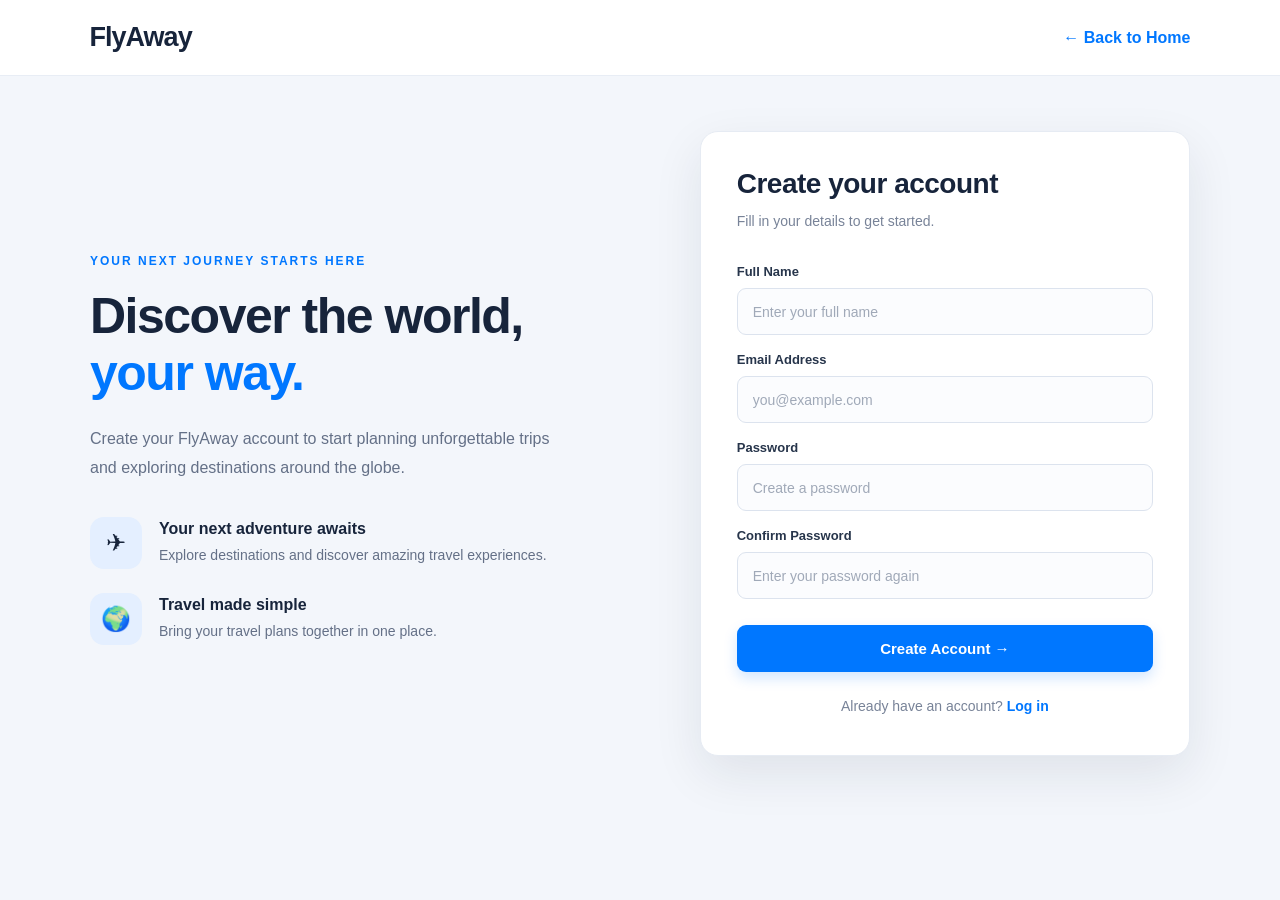
<file: register.html>
<!DOCTYPE html>
<html lang="en">

<head>
    <meta charset="UTF-8">
    <meta name="viewport" content="width=device-width, initial-scale=1.0">
    <title>Create Account</title>

    <style>
        

        body.contact-body {
            margin: 0;
            min-height: 100vh;
            background: #f3f6fb;
            color: #17243b;
            font-family: Arial, sans-serif;
        }

        .contact-header {
            display: flex;
            justify-content: space-between;
            align-items: center;
            padding: 22px 7%;
            background: #ffffff;
            border-bottom: 1px solid #e8edf5;
        }

        .contact-logo {
            color: #17243b;
            font-size: 27px;
            font-weight: 800;
            text-decoration: none;
            letter-spacing: -1px;
        }

        .contact-home {
            color: #0077ff;
            text-decoration: none;
            font-weight: 600;
            transition: color 0.2s ease;
        }

        .contact-home:hover {
            color: #0056b3;
        }

        .contact-layout {
            width: min(1100px, 86%);
            margin: 55px auto;
            display: grid;
            grid-template-columns: 1fr 0.9fr;
            gap: 65px;
            align-items: center;
        }

        .contact-info {
            padding: 20px 0;
        }

        .contact-tag {
            color: #0077ff;
            font-size: 12px;
            font-weight: 800;
            letter-spacing: 2px;
            margin-bottom: 20px;
        }

        .contact-info h1 {
            max-width: 500px;
            font-size: clamp(36px, 4vw, 50px);
            line-height: 1.15;
            letter-spacing: -1.5px;
            margin: 0 0 22px;
        }

        .contact-info h1 span {
            color: #0077ff;
        }

        .contact-description {
            max-width: 470px;
            color: #647087;
            font-size: 16px;
            line-height: 1.8;
            margin-bottom: 35px;
        }

        .contact-detail {
            display: flex;
            align-items: center;
            gap: 17px;
            margin-top: 24px;
        }

        .contact-detail>span {
            flex-shrink: 0;
            display: flex;
            justify-content: center;
            align-items: center;
            width: 52px;
            height: 52px;
            border-radius: 14px;
            background: #e4efff;
            font-size: 24px;
        }

        .contact-detail h3 {
            font-size: 16px;
            margin: 0 0 6px;
        }

        .contact-detail p {
            color: #647087;
            font-size: 14px;
            line-height: 1.6;
            margin: 0;
        }

        .contact-form-card {
            width: 100%;
            box-sizing: border-box;
            padding: 36px;
            background: #ffffff;
            border: 1px solid #e6ebf3;
            border-radius: 18px;
            box-shadow: 0 18px 50px rgba(23, 36, 59, 0.09);
        }

        .contact-form-card h2 {
            color: #17243b;
            font-size: 28px;
            letter-spacing: -0.5px;
            margin: 0 0 10px;
        }

        .contact-form-card>p:not(.auth-switch) {
            color: #788398;
            font-size: 14px;
            line-height: 1.6;
            margin: 0 0 24px;
        }


        .contact-form-card form {
            display: flex;
            flex-direction: column;
            gap: 9px;
        }

        .contact-form-card label {
            color: #27354b;
            font-size: 13px;
            font-weight: 700;
            margin-top: 8px;
        }

        .contact-form-card input,
        .contact-form-card textarea {
            width: 100%;
            box-sizing: border-box;
            padding: 14px 15px;
            background: #fbfcfe;
            border: 1px solid #dce3ee;
            border-radius: 9px;
            color: #17243b;
            font-family: inherit;
            font-size: 14px;
            outline: none;
            transition: border-color 0.2s ease,
                box-shadow 0.2s ease,
                background 0.2s ease;
        }

        .contact-form-card input {
            min-height: 47px;
        }

        .contact-form-card input::placeholder,
        .contact-form-card textarea::placeholder {
            color: #a0a9b8;
        }

        .contact-form-card input:focus,
        .contact-form-card textarea:focus {
            background: #ffffff;
            border-color: #0077ff;
            box-shadow: 0 0 0 3px rgba(0, 119, 255, 0.1);
        }

        .contact-form-card button {
            width: 100%;
            margin-top: 17px;
            padding: 15px;
            background: #0077ff;
            color: #ffffff;
            border: none;
            border-radius: 9px;
            font-family: inherit;
            font-size: 15px;
            font-weight: 700;
            cursor: pointer;
            box-shadow: 0 6px 14px rgba(0, 119, 255, 0.18);
            transition: background 0.2s ease,
                transform 0.2s ease;
        }

        .contact-form-card button:hover {
            background: #005fd1;
            transform: translateY(-1px);
        }

        .auth-switch {
            margin: 23px 0 0;
            text-align: center;
            color: #788398;
            font-size: 14px;
            line-height: 1.7;
        }

        .auth-switch a {
            color: #0077ff;
            font-weight: 700;
            text-decoration: none;
        }

        .auth-switch a:hover {
            color: #0056b3;
            text-decoration: underline;
        }

        @media (max-width: 850px) {
            .contact-layout {
                width: min(520px, 88%);
                grid-template-columns: 1fr;
                gap: 25px;
                margin: 35px auto;
            }

            .contact-info h1 {
                font-size: 38px;
            }

            .contact-info {
                padding: 5px 0;
            }

            .contact-form-card {
                padding: 28px;
            }
        }

        @media (max-width: 480px) {
            .contact-header {
                padding: 20px 5%;
            }

            .contact-logo {
                font-size: 23px;
            }

            .contact-home {
                font-size: 13px;
            }

            .contact-layout {
                width: 90%;
                margin: 28px auto;
            }

            .contact-info h1 {
                font-size: 34px;
            }

            .contact-form-card {
                padding: 23px 19px;
                border-radius: 14px;
            }

            .contact-form-card h2 {
                font-size: 25px;
            }
        }
    </style>
</head>




<body class="contact-body">

    <header class="contact-header">
        <a href="index.html" class="contact-logo">FlyAway</a>
        <a href="index.html" class="contact-home">← Back to Home</a>
    </header>

    <main class="contact-layout">

        <div class="contact-info">
            <p class="contact-tag">YOUR NEXT JOURNEY STARTS HERE</p>

            <h1>Discover the world, <span>your way.</span></h1>

            <p class="contact-description">
                Create your FlyAway account to start planning
                unforgettable trips and exploring destinations around the globe.
            </p>

            <div class="contact-detail">
                <span>✈</span>
                <div>
                    <h3>Your next adventure awaits</h3>
                    <p>Explore destinations and discover amazing travel experiences.</p>
                </div>
            </div>

            <div class="contact-detail">
                <span>🌍</span>
                <div>
                    <h3>Travel made simple</h3>
                    <p>Bring your travel plans together in one place.</p>
                </div>
            </div>
        </div>

        <div class="contact-form-card">
            <h2>Create your account</h2>
            <p>Fill in your details to get started.</p>

            <form id="registerForm">
                <label for="fullName">Full Name</label>
                <input type="text" id="fullName" placeholder="Enter your full name" required>

                <label for="registerEmail">Email Address</label>
                <input type="email" id="registerEmail" placeholder="you@example.com" required>

                <label for="registerPassword">Password</label>
                <input type="password" id="registerPassword" placeholder="Create a password" minlength="8" required>

                <label for="confirmPassword">Confirm Password</label>
                <input type="password" id="confirmPassword" placeholder="Enter your password again" minlength="8"
                    required>

                <button type="submit">Create Account →</button>
            </form>

            <p class="auth-switch">
                Already have an account?
                <a href="login.html">Log in</a>
            </p>
        </div>

    </main>









    <script>





        document.getElementById("registerForm").addEventListener("submit", function (event) {

            event.preventDefault();


            const name = document.getElementById("fullName").value.trim();
            const email = document.getElementById("registerEmail").value.trim().toLowerCase();
            const password = document.getElementById("registerPassword").value;
            const confirmPassword = document.getElementById("confirmPassword").value;


            if (password != confirmPassword) {
                alert("Passwords do not match. Please try again.");
                return;
            }


            const users = JSON.parse(localStorage.getItem("FlyAwayUsers")) || [];
            const existingUser = users.find(user => user.email === email);

            if(existingUser){
                alert("This email is already registered. Please log in.");
                return;
            }



            users.push({
                name: name,
                email: email,
                password: password
            });


            localStorage.setItem("FlyAwayUsers",
                JSON.stringify(users));

            alert("Registration successful! You can now log in.");

            window.location.href = "login.html";



        });
























    </script>
</body>

</html>
</file>
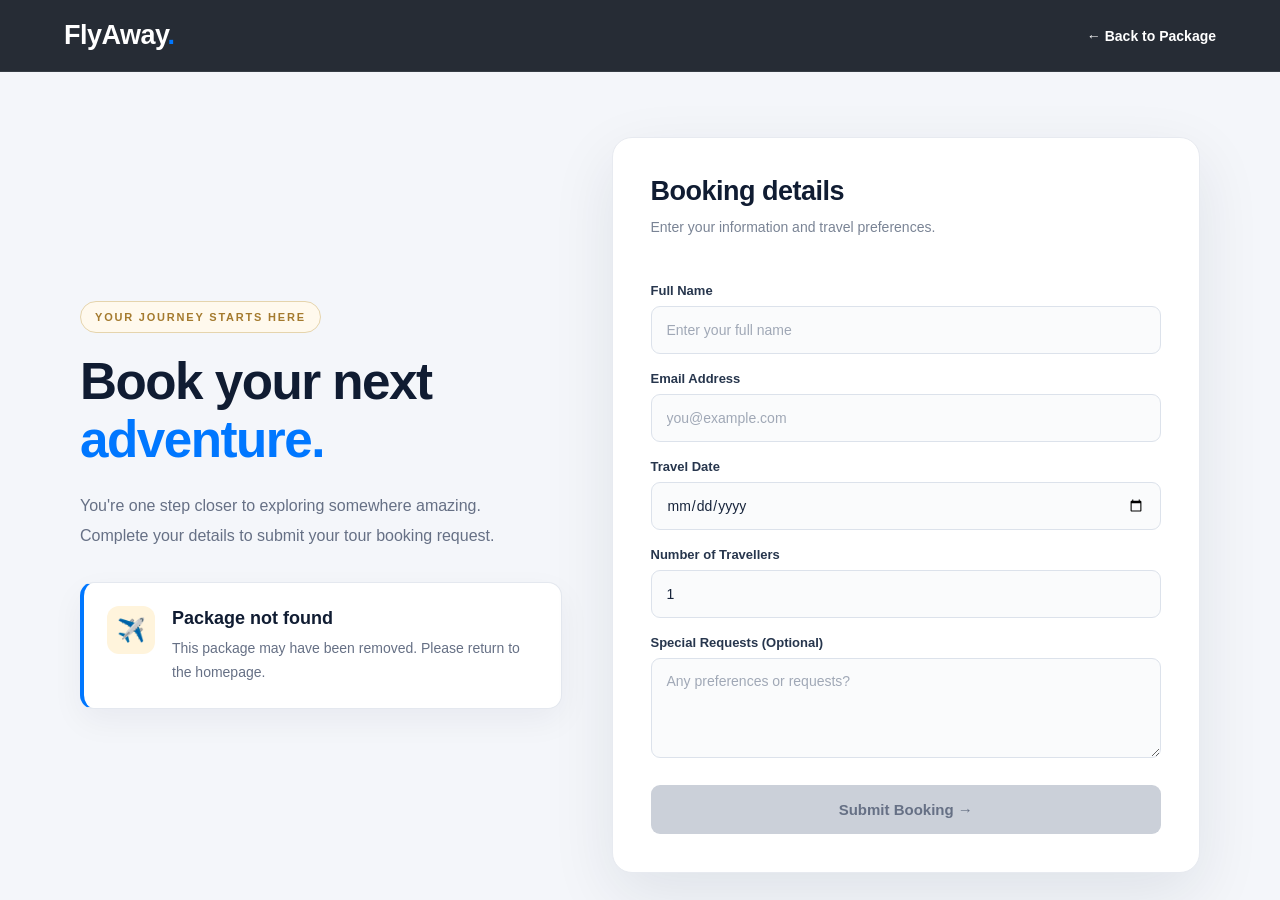
<file: tour-booking.html>
<!DOCTYPE html>
<html lang="en">

<head>
    <meta charset="UTF-8">
    <meta name="viewport" content="width=device-width, initial-scale=1.0">
    <title>Book Your Tour </title>



    <style>
        .contact-body {
            min-height: 100vh;
            margin: 0;
            background: #f4f6fa;
            color: #17243b;
            font-family: "Segoe UI", Arial, sans-serif;
        }


        .contact-body .contact-header {
            display: flex;
            align-items: center;
            justify-content: space-between;
            gap: 20px;
            padding: 22px 7%;
            background: #262c35;
            border-bottom: 1px solid rgba(255, 255, 255, 0.08);
        }

        .contact-body .contact-logo {
            color: #ffffff;
            font-size: 27px;
            font-weight: 800;
            text-decoration: none;
            letter-spacing: -0.5px;
        }

        .contact-body .contact-logo::after {
            content: ".";
            color: #0077ff;
        }

        .contact-body .contact-home {
            color: white;
            font-size: 14px;
            font-weight: 600;
            text-decoration: none;
            transition: color 0.25s ease;
        }

        .contact-body .contact-home:hover {
            color: #4784c4;
        }


        .contact-body .contact-layout {
            width: min(1120px, 86%);
            margin: 65px auto;
            display: grid;
            grid-template-columns: 0.9fr 1.1fr;
            align-items: center;
            gap: 65px;
        }


        .contact-body .contact-info {
            min-width: 0;
        }

        .contact-body .contact-tag {
            display: inline-block;
            margin: 0 0 20px;
            padding: 9px 14px;
            border: 1px solid #e5d4ad;
            border-radius: 30px;
            background: #fff9ed;
            color: #a47a2e;
            font-size: 11px;
            font-weight: 800;
            letter-spacing: 1.8px;
        }

        .contact-body .contact-info h1 {
            margin: 0 0 22px;
            color: #101c32;
            font-size: clamp(36px, 4vw, 54px);
            line-height: 1.13;
            letter-spacing: -1.5px;
        }

        .contact-body .contact-info h1 span {
            color: #0077ff;
        }

        .contact-body .contact-description {
            max-width: 470px;
            margin: 0 0 32px;
            color: #667085;
            font-size: 16px;
            line-height: 1.85;
        }


        .contact-body .contact-detail {
            display: flex;
            align-items: flex-start;
            gap: 17px;
            padding: 23px;
            background: #ffffff;
            border: 1px solid #e4e8ef;
            border-left: 4px solid #0077ff;
            border-radius: 14px;
            box-shadow: 0 12px 32px rgba(16, 28, 50, 0.05);
        }

        .contact-body .contact-detail>span {
            display: flex;
            align-items: center;
            justify-content: center;
            flex-shrink: 0;
            width: 48px;
            height: 48px;
            background: #fff4dc;
            border-radius: 12px;
            font-size: 23px;
        }

        .contact-body .contact-detail h3 {
            margin: 2px 0 8px;
            color: #101c32;
            font-size: 18px;
        }

        .contact-body .contact-detail p {
            margin: 0;
            color: #667085;
            font-size: 14px;
            line-height: 1.7;
        }


        .contact-body .contact-form-card {
            min-width: 0;
            padding: 38px;
            background: #ffffff;
            border: 1px solid #e7eaf0;
            border-radius: 20px;
            box-shadow: 0 22px 65px rgba(16, 28, 50, 0.09);
        }

        .contact-body .contact-form-card h2 {
            margin: 0 0 9px;
            color: #101c32;
            font-size: 27px;
            letter-spacing: -0.5px;
        }

        .contact-body .contact-form-card>p {
            margin: 0 0 28px;
            color: #7a8495;
            font-size: 14px;
            line-height: 1.6;
        }


        .contact-body #tourBookingForm {
            display: flex;
            flex-direction: column;
        }

        .contact-body #tourBookingForm label {
            margin: 17px 0 8px;
            color: #27364d;
            font-size: 13px;
            font-weight: 700;
        }

        .contact-body #tourBookingForm input,
        .contact-body #tourBookingForm textarea {
            width: 100%;
            box-sizing: border-box;
            padding: 14px 15px;
            background: #fafbfc;
            border: 1px solid #dce2eb;
            border-radius: 9px;
            color: #17243b;
            font-family: inherit;
            font-size: 14px;
            outline: none;
            transition: border-color 0.2s ease, box-shadow 0.2s ease,
                background 0.2s ease;
        }

        .contact-body #tourBookingForm input {
            min-height: 48px;
        }

        .contact-body #tourBookingForm textarea {
            min-height: 100px;
            resize: vertical;
        }

        .contact-body #tourBookingForm input:focus,
        .contact-body #tourBookingForm textarea:focus {
            background: #ffffff;
            border-color: #0056b3;
            box-shadow: 0 0 0 3px rgba(212, 168, 83, 0.16);
        }

        .contact-body #tourBookingForm input::placeholder,
        .contact-body #tourBookingForm textarea::placeholder {
            color: #a0a8b6;
        }


        .contact-body #tourBookingForm button[type="submit"] {
            width: 100%;
            margin-top: 27px;
            padding: 16px 20px;
            background-color: #0077ff;
            border: none;
            border-radius: 9px;
            color: white;
            font-family: inherit;
            font-size: 15px;
            font-weight: 800;
            cursor: pointer;
            transition: background 0.25s ease, transform 0.25s ease,
                box-shadow 0.25s ease;
        }

        .contact-body #tourBookingForm button[type="submit"]:hover:not(:disabled) {
            background: #0056b3;
            transform: translateY(-2px);
            box-shadow: 0 8px 20px rgba(180, 137, 49, 0.2);
        }

        .contact-body #tourBookingForm button[type="submit"]:disabled {
            background: #cbd0d9;
            color: #667085;
            cursor: not-allowed;
        }


        .contact-body #tourBookingForm input::selection,
        .contact-body #tourBookingForm textarea::selection {
            background: #e8d2a0;
            color: #101c32;
        }


        

        .contact-body {
            width: 100%;
            max-width: 100%;
            overflow-x: hidden;
        }

        .contact-body *,
        .contact-body *::before,
        .contact-body *::after {
            box-sizing: border-box;
        }

        .contact-body .contact-header {
            width: 100%;
            padding: 20px 5%;
        }

        .contact-body .contact-layout {
            width: min(1120px, 90%);
            grid-template-columns: minmax(0, 0.9fr) minmax(0, 1.1fr);
            gap: clamp(24px, 4vw, 50px);
        }

        .contact-body .contact-info,
        .contact-body .contact-form-card {
            min-width: 0;
        }

        .contact-body #tourBookingForm input,
        .contact-body #tourBookingForm textarea {
            max-width: 100%;
        }

        
        @media (max-width: 800px) {
            .contact-body .contact-header {
                padding: 18px 5%;
            }

            .contact-body .contact-layout {
                width: 90%;
                margin: 40px auto;
                grid-template-columns: minmax(0, 1fr);
                gap: 28px;
            }

            .contact-body .contact-info h1 {
                font-size: clamp(34px, 6vw, 46px);
            }

            .contact-body .contact-description {
                max-width: 100%;
            }

            .contact-body .contact-form-card {
                padding: 30px;
            }
        }

        
        @media (max-width: 500px) {
            .contact-body .contact-header {
                padding: 16px;
                gap: 12px;
            }

            .contact-body .contact-logo {
                font-size: 23px;
            }

            .contact-body .contact-home {
                font-size: 12px;
                text-align: right;
            }

            .contact-body .contact-layout {
                width: calc(100% - 32px);
                margin: 28px auto;
                gap: 24px;
            }

            .contact-body .contact-tag {
                font-size: 10px;
                letter-spacing: 1.2px;
                padding: 8px 11px;
                margin-bottom: 15px;
            }

            .contact-body .contact-info h1 {
                font-size: clamp(30px, 9vw, 38px);
                letter-spacing: -0.8px;
                line-height: 1.2;
                margin-bottom: 16px;
            }

            .contact-body .contact-description {
                font-size: 15px;
                line-height: 1.7;
                margin-bottom: 22px;
            }

            .contact-body .contact-detail {
                padding: 17px;
                gap: 12px;
                border-radius: 12px;
            }

            .contact-body .contact-detail>span {
                width: 40px;
                height: 40px;
                font-size: 20px;
            }

            .contact-body .contact-detail h3 {
                font-size: 16px;
                overflow-wrap: anywhere;
            }

            .contact-body .contact-detail p {
                font-size: 13px;
                overflow-wrap: anywhere;
            }

            .contact-body .contact-form-card {
                padding: 22px 17px;
                border-radius: 15px;
            }

            .contact-body .contact-form-card h2 {
                font-size: 24px;
            }

            .contact-body .contact-form-card>p {
                font-size: 13px;
                margin-bottom: 20px;
            }

            .contact-body #tourBookingForm label {
                margin-top: 15px;
            }

            .contact-body #tourBookingForm input,
            .contact-body #tourBookingForm textarea {
                width: 100%;
                min-width: 0;
                padding: 13px 12px;
                font-size: 16px;
            }

            .contact-body #tourBookingForm button[type="submit"] {
                padding: 14px;
                margin-top: 22px;
            }
        }

        
        @media (max-width: 360px) {
            .contact-body .contact-header {
                padding: 13px 12px;
            }

            .contact-body .contact-logo {
                font-size: 21px;
            }

            .contact-body .contact-home {
                font-size: 11px;
            }

            .contact-body .contact-layout {
                width: calc(100% - 24px);
            }

            .contact-body .contact-form-card {
                padding: 19px 13px;
            }
        }
    </style>


















</head>

<body class="contact-body">

    <header class="contact-header">
        <a href="index.html" class="contact-logo">FlyAway</a>
        <a href="package-details.html" id="backToPackage" class="contact-home">
            ← Back to Package
        </a>
    </header>

    <main class="contact-layout">

        <div class="contact-info">
            <p class="contact-tag">YOUR JOURNEY STARTS HERE</p>

            <h1>Book your next <span>adventure.</span></h1>

            <p class="contact-description">
                You're one step closer to exploring somewhere amazing.
                Complete your details to submit your tour booking request.
            </p>

            <div class="contact-detail">
                <span>✈️</span>
                <div>
                    <h3 id="selectedPackageName">Your selected package</h3>
                    <p id="selectedPackageInfo">
                        Your chosen destination and package price will appear here.
                    </p>
                </div>
            </div>
        </div>

        <div class="contact-form-card">
            <h2>Booking details</h2>
            <p>Enter your information and travel preferences.</p>

            <form id="tourBookingForm">

                <label for="fullName">Full Name</label>
                <input type="text" id="fullName" placeholder="Enter your full name" required>

                <label for="email">Email Address</label>
                <input type="email" id="email" placeholder="you@example.com" required>

                <label for="travelDate">Travel Date</label>
                <input type="date" id="travelDate" required>

                <label for="travellers">Number of Travellers</label>
                <input type="number" id="travellers" min="1" max="20" value="1" required>

                <label for="specialRequests">Special Requests (Optional)</label>
                <textarea id="specialRequests" rows="3" placeholder="Any preferences or requests?"></textarea>

                <button type="submit">Submit Booking →</button>

            </form>
        </div>

    </main>


    <script>
        document.addEventListener("DOMContentLoaded", function () {

            const params = new URLSearchParams(window.location.search);
            const packageKey = params.get("package");

            const defaultPackages = {
                paris: {
                    key: "paris",
                    name: "Paris Getaway",
                    destination: "Paris, France",
                    price: 45000,
                    duration: "5 Days / 4 Nights"
                },
                dubai: {
                    key: "dubai",
                    name: "Dubai Adventure",
                    destination: "Dubai, UAE",
                    price: 35000,
                    duration: "4 Days / 3 Nights"
                },
                tokyo: {
                    key: "tokyo",
                    name: "Tokyo Explorer",
                    destination: "Tokyo, Japan",
                    price: 60000,
                    duration: "6 Days / 5 Nights"
                },
                maldives: {
                    key: "maldives",
                    name: "Maldives Paradise",
                    destination: "Maldives",
                    price: 55000,
                    duration: "5 Days / 4 Nights"
                }
            };

            let packages = { ...defaultPackages };

            // Load the packages saved by the admin panel.
            try {
                const savedPackages = localStorage.getItem("FlyAwayPackages");

                if (savedPackages !== null) {
                    const parsedPackages = JSON.parse(savedPackages);

                    if (Array.isArray(parsedPackages)) {
                        packages = {};

                        parsedPackages.forEach(function (pkg) {
                            if (pkg.key) {
                                packages[pkg.key] = pkg;
                            }
                        });
                    }
                }
            } catch (error) {
                console.error("Could not load packages:", error);
            }

            const selectedPackage = packages[packageKey];
            const form = document.getElementById("tourBookingForm");
            const submitButton = form.querySelector('button[type="submit"]');
            const travelDate = document.getElementById("travelDate");


            const now = new Date();
            const todayString = [
                now.getFullYear(),
                String(now.getMonth() + 1).padStart(2, "0"),
                String(now.getDate()).padStart(2, "0")
            ].join("-");

            travelDate.min = todayString;

            if (!selectedPackage) {
                document.getElementById("selectedPackageName").textContent =
                    "Package not found";

                document.getElementById("selectedPackageInfo").textContent =
                    "This package may have been removed. Please return to the homepage.";

                submitButton.disabled = true;
                document.getElementById("backToPackage").href = "index.html";
                return;
            }


            document.getElementById("selectedPackageName").textContent =
                selectedPackage.name;

            const price = Number(selectedPackage.price);

            document.getElementById("selectedPackageInfo").textContent =
                (selectedPackage.destination || "") + " · " +
                (selectedPackage.duration || "Duration unavailable") + " · " +
                (Number.isFinite(price)
                    ? "₹" + price.toLocaleString("en-IN")
                    : "Price unavailable");

            document.getElementById("backToPackage").href =
                "package-details.html?package=" +
                encodeURIComponent(packageKey);


            form.addEventListener("submit", function (event) {
                event.preventDefault();

                if (!form.reportValidity()) return;

                if (travelDate.value < todayString) {
                    alert("Please select today or a future travel date.");
                    return;
                }

                let bookings = [];

                try {
                    const savedBookings = JSON.parse(
                        localStorage.getItem("FlyAwayBookings") || "[]"
                    );

                    if (!Array.isArray(savedBookings)) {
                        alert("Could not read existing bookings. Please check your browser storage.");
                        return;
                    }

                    bookings = savedBookings;
                } catch (error) {
                    alert("Could not read existing bookings. Please check your browser storage.");
                    return;
                }

                const booking = {
                    id: "WW" + Date.now(),
                    type: "Tour",
                    packageKey: selectedPackage.key || packageKey,
                    packageName: selectedPackage.name,
                    destination: selectedPackage.destination || "",
                    price: Number.isFinite(price) ? price : null,
                    fullName: document.getElementById("fullName").value.trim(),
                    email: document.getElementById("email").value.trim().toLowerCase(),
                    travelDate: travelDate.value,
                    travellers: Number(document.getElementById("travellers").value),
                    specialRequests: document.getElementById("specialRequests").value.trim(),
                    status: "Pending"
                };

                bookings.push(booking);

                try {
                    localStorage.setItem(
                        "FlyAwayBookings",
                        JSON.stringify(bookings)
                    );
                } catch (error) {
                    alert("Could not save your booking. Browser storage may be full.");
                    return;
                }

                alert(
                    "Tour booking request submitted successfully!\nReference: " +
                    booking.id
                );

                form.reset();
                travelDate.min = todayString;
            });

        });
    </script>
</body>

</html>
</file>
<file: styles.css>
*{
    margin : 0;
    padding : 0;
    box-sizing: border-box;
}


html{
    scroll-behavior: smooth;
}

img{
    max-width: 100%;
}
body{
    font-family: Arial,sans-serif;
    overflow-x: hidden;
    max-width: 100%;
}

.navbar{
    position:sticky;
    top:0;
    z-index: 1000;
    display : flex;
    align-items: center;
    justify-content: space-between;
    padding: 17px 50px;
    background-color: white;
    box-shadow: 0 2px 10px rgba(0, 0, 0, 0.08);
    height: 75px;
    margin-bottom: 0;
    gap: 20px;
    border-bottom: 1px solid #ddd;
}
.nav-links{
    display: flex;
    list-style: none;
    gap: 18px;
    align-items: center;
}
.nav-links a{

    display: inline-block;
    text-decoration: none;
    color: #333;
    font-size: 16px;
    padding:10px 12px;
    transition: all 0.3s ease;
    font-weight: 600;
    cursor: pointer;
    text-transform: none;
    letter-spacing: 0.5px;
    border-radius: 5px;
    transition: color 0.3s ease, background-color 0.3s ease, transform 0.3s ease;


}
.nav-links a:hover{
    background-color: #f0f0f0;
     color: #0077ff;
    transform: translateY(-2px) scale(1.03);
}
.logo{
    font-size: 30px;
    font-weight: 700;
    text-decoration: none;
    color:#222;
    transition: 0.3s;
    letter-spacing: 1px;
}

.logo:hover{

    color:#0077ff;
    transform: translateY(-2px) scale(1.03);
    text-shadow: 0 2px 4px rgba(0,0,0,0.15);
}

.auth-buttons{

    display : flex;
    gap : 18px;
}
.auth-buttons a{
    font-weight : 500;
}

.login{

    text-decoration: none;
    color:#333;
    padding : 10px 18px;
    transition: 0.3s;
    border-radius: 5px;
    font-weight: 600;
    letter-spacing: 0.3px;

}
.login:hover{
    color:#0077ff;
    background-color: #f0f0f0;
    transform: translateY(-2px);
    box-shadow: 0 3px 8px rgba(0, 0, 0, 0.15);
}

.register{

    text-decoration: none;
    color:white;
    background-color: #0077ff;
    padding: 10px 18px;
    border-radius: 5px;
    transition:0.3s ;
    font-weight: 600;
    letter-spacing: 0.3px;

}
.register:hover{
    background-color: #0056B3;
    transform: translateY(-2px);
    box-shadow: 0 3px 8px rgba(0, 0, 0, 0.15);
}


.main{
    height: 500px;
    display:flex;
    justify-content: center;
    align-items: center;
    text-align: center;
    background-color: #eaf4ff;
}

.main-content h1{
    font-size: 50px;
    margin-bottom: 15px;
}

.main-content p{
    font-size: 18px;
    margin-bottom: 25px;
}

.main-content button{
    padding: 12px 25px;
    background-color: #0077ff;
    color:white ;
    border: none;
    border-radius: 5px;
    cursor: pointer;
    transition: 0.3s;
}
.main-content button:hover{
    background-color: #0056B3;
    transform: translateY(-2px);
    
}

.search-box{
    display: flex;
    margin-top: 25px;

}
.search-box input{
    width: 350px;
    padding: 12px;
    border: 1px solid #ccc;
    border-radius: 6px;
}

.search-box button{
    padding: 12px 20px;
    background-color:#0077ff;
    color: white;
    border: none;
    cursor: pointer;
}

.destinations{
    background-color: #f8f9faca;
    padding: 60px 50px; 
    text-align: center;
}
.destination-cards{
    display: flex;
    gap: 25px;
    margin-top: 30px;
    flex-wrap: wrap;
}
.destination-card{
    flex : 1 1 220px;
    min-height: 240px;
    padding: 0 , 0 , 25px , 0 ;
    border: 1px solid #ddd;
    border-radius: 8px;
    background-color: white;
    box-shadow: 0 2px 8px rgba(0,0,0,0.1);
    transition: 0.3s ease;
}
.destination-card:hover{
    transform: translateY(-5px);
}
.destination-card img{
    height: 180px;
    width : 100%;
    object-fit: cover;
    border-radius: 8px 8px 0 0 ;
}
.destination-card h3 , .destination-card p{
    display: block;
    color: #333;
    margin-left: 20px;
    margin-right: 20px;
}
.destination-card h3{
    margin-top: 15px;
    font-size: 22px;
    margin-bottom: 8px;
}
.destination-card p{
    color: #666666;
    line-height: 1.5;
}



.packages{

    padding : 60px 50px;
    text-align: center;
    background-color: #ffffff;
}

.packages h2{
    margin-bottom: 30px;
}

.package-cards{
    display: flex;
    gap: 20px;
    flex-wrap: wrap;
    margin-top: 10px;
}

.package-card{
    flex: 1 1 250px;
    padding: 0 0 25px 0;
    border: 1px solid #ddd;
    border-radius: 8px;
    background-color: white;
    box-shadow: 0 2px 8px rgba(0,0,0,0.1);
    transition: transform 0.3s ease;
}
.package-card h3{
    font-size: 22px;
    margin-bottom: 12px;
    margin-top: 15px;
}
.package-card p{
    color: #666;
    margin-bottom: 10px;
}
.package-card strong{
    display: block;
    font-size: 22px;
    color: #0077ff;
    margin-top: 15px;
}
.package-card:hover{
    transform: translateY(-5px);
}
.package-card button{
    margin-top: 15px;
    padding: 10px 20px;
    background-color: #0077ff;
    color: white;
    border: none;
    border-radius: 5px;
    cursor: pointer;
    transition:0.3s;
}
.package-card button:hover{
    background-color: #0056B3;
}
.package-card img{
    width: 100%;
    height: 180px;
    object-fit: cover;
    border-radius: 8px 8px 0 0;
}
.package-card h3, .package-card p , .package-card strong ,
.package-card button{
    margin-left: 20px;
    margin-right: 20px;
}


.hotels{

    padding: 60px 50px;
    text-align: center;
    background-color: #f8f9fa;
}
.hotel-cards{
    display: flex;
    gap: 25px;
    flex-wrap: wrap;
    margin-top: 30px;
}


.hotel-card{
    border: 1px solid #ddd;
    border-radius: 8px;
    background-color: white;
    box-shadow: 0 2px 8px rgba(0,0,0,0.1);
    overflow: hidden;
    flex: 1 1 250px;
    transition: transform 0.3s ease;
}
.hotel-card img{
    width: 100%;
    height: 180px;
    object-fit: cover;
}
.hotel-card h3{
    font-size: 22px;
    margin: 15px 20px 8px;
}
.hotel-card p{
    color:#666666;
    margin: 0 20px 8px;
}
.hotel-card .ratings{
    color: rgba(227, 98, 34, 0.882);
}
.hotel-card strong{
    display: block;
    font-size: 20px;
    color: #0077ff;
    margin: 4px 20px 4px 20px;
}
.hotel-card a{
    margin: 0 20px;
    padding: 10px 20px;
    background-color: #0077ff;
    color: white;
    border: none;
    border-radius: 5px;
    cursor: pointer;
    margin-bottom: 25px;
}

.hotel-card button:hover{
    background-color: #0056B3;
}
.hotel-booking{
    max-width: 600px;
    margin: 60px auto;
    padding: 40px;
    background-color: white;
    border: 1px solid #ddd;
    border-radius: 8px;
    box-shadow: 0 2px 20px rgba(0,0,0,0.1);
}

.hotel-booking h1{
    text-align: center;
    margin-bottom: 30px;
}
.hotel-booking form{
    display: flex;
    flex-direction: column;
    gap: 10px;
}
.hotel-booking input{
    padding: 12px;
    border: 1px solid #ccc;
    border-radius: 5px;
}
.hotel-booking label{
    font-weight: 600;
    margin-top: 10px;
}
.hotel-booking button{
    margin-top: 20px;
    padding: 12px;
    background-color: #0077ff;
    color: white;
    border: none;
    border-radius: 5px;
    cursor: pointer;
    font-size: 16px;
}

.hotel-booking button:hover{
    background-color: #0056b3;
}

.flights{
    padding: 60px 50px;
    text-align: center;
    background-color: #f8f9fa;
}
.flight-cards{
    display: flex;
    gap: 25px;
    flex-wrap: wrap;
    margin-top: 30px;
}
.flight-card{
    flex: 1 1 250px;
    padding: 25px;
    border: 1px solid #ddd;
    border-radius: 8px;
    background-color: white;
    box-shadow: 0 2px 8px rgba(0,0,0,0.1);
    transition: transform 0.3s ease;
}
.flight-card:hover{
    transform: translateY(-5px);
}

.flight-card h3{
    font-size: 22px;
    margin-bottom: 15px;
}
.flight-card p{
    color: #666;
    margin-bottom: 8px;

}
.flight-card strong{
    display: block;
    font-size: 22px;
    color: #0077ff;
    margin-top: 15px;
}
.flight-card a{
    margin-top: 15px;
    padding: 10px 20px;
    background-color: #0077ff;
    color:white;
    border:none;
    border-radius: 5px;
    cursor: pointer;
}

.flight-card button:hover{
    background-color: #0056b3;
}

.flight-booking{
    max-width: 600px;
    margin: 60px auto;
    padding: 40px;
    background-color: white;
    border: 1px solid #ddd;
    border-radius: 8px;
    box-shadow: 0 2px 10px rgba(0,0,0,0.1);
}
.flight-booking h1{
    text-align: center;
    margin-bottom: 30px;
}

.flight-booking form{
    display: flex;
    flex-direction: column;
    gap: 10px;
}
.flight-booking label{
    font-weight: 600;
    margin-top: 10px;
}
.flight-booking input, .flight-booking select{
    padding: 12px;
    border: 1px solid #ccc;
    border-radius: 5px;
}
.flight-booking button{
    margin-top: 20px;
    padding: 12px;
    background-color: #0077ff;
    color: white;
    border: none;
    border-radius: 5px;
    cursor: pointer;
    font-size: 16px;
    transition: 0.3s;
}
.flight-booking button:hover{
    background-color: #0056B3;
}

.itinerary{
    padding: 60px 50px;
    text-align: center;
    background-color: #ffffff;
}
.itinerary-container{
    max-width: 600px;
    margin: 30px auto 0;
    padding: 30px;
    background-color: white;
    border: 1px solid #ddd;
    border-radius: 8px;
    box-shadow: 0 2px 10px rgba(0,0,0,0.1);
}
.itinerary-container form{
    display: flex;
    flex-direction: column;
    gap: 10px;
}
.itinerary-container label{
    font-weight: 600px;
    margin-top: 10px;
}
.itinerary-container input{
    padding: 12px;
    border: 1px solid #ccc;
    border-radius: 5px;
    font-size: 15px;
}
.itinerary-container button{
    margin-top: 20px;
    padding: 12px;
    background-color: #0077ff;
    color: white;
    border : none;
    border-radius: 5px;
    cursor: pointer;
    font-size: 16px;
    transition: 0.3s;
}
.itinerary-container button:hover{
    background-color: #0056B3;
    transform : translateY(-2px);
}

#itineraryResult{
    margin-top: 25px;
    padding: 20px;
    background-color: #f0f7ff;
    border-radius: 8px;
    text-align: left;
}
#itineraryResult h3{
    color: #0077ff;
    margin-bottom: 15px;
}
#itineraryResult p{
    margin-bottom: 10px;
    color: #333;
}

.gallery{
    padding: 60px 50px;
    text-align: center;
    background-color: #f8f9fa;

}

.gallery-container{
    display: grid;
    grid-template-columns: repeat(3 , 1fr);
    gap: 20px;
    margin-top: 30px;
}
.gallery-item{
    overflow: hidden;
    border-radius: 8px;
    box-shadow: 0 2px 8px rgba(0,0,0,0.1);
}
.gallery-item img{
    display: block;
    width: 100%;
    height: 220px;
    object-fit: cover;
    transition: transform 0.3s ease;
}
.gallery-item img:hover{
    transform: scale(1.05);
}
.reviews{
    padding: 60px 50px;
    text-align: center;
    background-color: #ffffff;
}
.review-container{
    display: grid;
    grid-template-columns: repeat(2, 1fr);
    gap: 20px;
    margin-top: 30px ;
}
.review-card{
    padding: 25px;
    border: 1px solid #ddd;
    border-radius: 8px;
    background-color: white;
    box-shadow: 0 2px 8px rgba(0,0,0,0.1);
    text-align: left;
    transition: transform 0.3s ease;
}
.review-card:hover{
    transform: translateY(-5px);
}

.review-card h3{
    font-size: 20px;
    margin-bottom: 10px;
}
.review-stars{
    color: #f5a623;
    font-size: 20px;
    margin-bottom: 12px;
}
.review-card p:not(.review-stars){
    color: #555;
    line-height: 1.6;
    margin-bottom: 12px;
}
.review-card span{
    color: #0077ff;
    font-size: 14px;
    font-weight: 600;

}


.destination-search{
    display: flex;
    justify-content: center;
    gap: 12px;
    max-width: 600px;
    margin: 25px auto 30px;
}

.destination-search input{
    flex: 1;
    min-width: 0;
    padding: 14px 18px;
    border: 1px solid #dce3ee;
    border-radius: 8px;
    font-size: 15px;
    outline: none;
}

.destination-search input:focus{
    border-color: #0077ff;
    box-shadow: 0 0 0 3px rgba(0,119,255,0.1);

}
.destination-search button{
    padding: 14px 22px;
    border: none;
    border-radius: 8px;
    background: #0077ff;
    color: white;
    font-size: 15px;
    font-weight: 600;
    cursor: pointer;
}

.destination-search button:hover{
    background: #0056b3;
}

.destination-search select{
    padding: 14px 12px;
    border: 1px solid #dce3ee;
    border-radius: 8px;
    background: #ffffff;
    color: #17243b;
    font-size: 14px;
    cursor: pointer;
    outline: none;
}

.destination-search select:focus{
    border-color:#0077ff;
    box-shadow: 0 0 0 3px rgba(0,119,255,0.1);
}

@media (max-width: 650px){
    .destination-search{
        flex-wrap: wrap;
    }

    .destination-search input{
        flex-basis: 100%;
    }

    .destination-search select,
    .destination-search button{
        flex: 1;
    }
}




.package-details {
    max-width: 1050px;
    width: 88%;
    margin: 50px auto 70px;
}

.package-banner {
    padding: 45px;
    border-radius: 18px;
    background: linear-gradient(135deg, #e4efff, #f8faff);
    border: 1px solid #e0eaff;
    margin-bottom: 28px;
}

.package-banner h1 {
    color: #17243b;
    font-size: clamp(32px, 4vw, 46px);
    line-height: 1.2;
    margin: 15px 0;
}

.package-banner > p:last-child {
    max-width: 650px;
    color: #647087;
    font-size: 16px;
    line-height: 1.8;
}

.package-info-card {
    padding: 38px;
    background: #ffffff;
    border: 1px solid #e5eaf2;
    border-radius: 18px;
    box-shadow: 0 12px 35px rgba(23, 36, 59, 0.07);
}

.package-info-grid {
    display: grid;
    grid-template-columns: repeat(3, 1fr);
    gap: 22px;
    margin-bottom: 28px;
}

.package-info-grid > div {
    padding: 20px;
    background: #f6f8fc;
    border-radius: 12px;
}

.package-info-grid span {
    display: block;
    color: #788398;
    font-size: 13px;
    margin-bottom: 9px;
}

.package-info-grid h3 {
    color: #17243b;
    font-size: 18px;
    line-height: 1.5;
    margin: 0;
}

.package-info-card hr {
    border: 0;
    border-top: 1px solid #e8edf5;
    margin: 28px 0;
}

.package-info-card h2 {
    color: #17243b;
    font-size: 24px;
    margin: 28px 0 14px;
}

.package-info-card > p {
    color: #647087;
    font-size: 15px;
    line-height: 1.8;
}

#packageItinerary {
    padding-left: 24px;
    color: #526078;
    line-height: 2;
}

#packageItinerary li {
    padding-left: 5px;
    margin-bottom: 5px;
}

.explore-btn{
    display: inline-block;
    padding: 14px 30px;
    background-color: #0077ff;
    color: #ffffff;
    text-decoration: none;
    font-weight: 600;
    border-radius: 8px;
    transition: background 0.3s ease, transform 0.3s ease;
}

.explore-btn:hover{
    background-color: #0056b3;
    transform: translateY(-2px);
}

html{
    scroll-behavior: smooth;
}



#bookPackageBtn {
    margin-top: 28px;
    padding: 15px 25px;
    border: none;
    border-radius: 9px;
    background: #0077ff;
    color: #ffffff;
    font-size: 15px;
    font-weight: 700;
    cursor: pointer;
    transition: background 0.2s ease, transform 0.2s ease;
}

#bookPackageBtn:hover {
    background: #0056b3;
    transform: translateY(-2px);
}


@media (max-width: 650px) {
    .package-details {
        width: 90%;
        margin: 30px auto 45px;
    }

    .package-banner {
        padding: 27px 23px;
    }

    .package-info-card {
        padding: 24px 20px;
    }

    .package-info-grid {
        grid-template-columns: 1fr;
        gap: 12px;
    }

    .package-info-grid > div {
        padding: 16px;
    }

    #bookPackageBtn {
        width: 100%;
    }
}




.my-bookings-page {
    width: min(1050px, 88%);
    margin: 55px auto 80px;
    min-height: 60vh;
}

.bookings-heading {
    margin-bottom: 35px;
}

.bookings-heading h1 {
    color: #17243b;
    font-size: clamp(34px, 4vw, 46px);
    letter-spacing: -1px;
    margin: 12px 0;
}

.bookings-heading h1 span {
    color: #0077ff;
}

.bookings-heading > p:last-child {
    color: #647087;
    line-height: 1.7;
}


.bookings-container {
    display: grid;
    grid-template-columns: 1fr;
    gap: 22px;
}


.booking-card {
    padding: 28px;
    background: #ffffff;
    border: 1px solid #e5eaf2;
    border-radius: 16px;
    box-shadow: 0 10px 30px rgba(23, 36, 59, 0.06);
    transition: transform 0.2s ease, box-shadow 0.2s ease;
}

.booking-card:hover {
    transform: translateY(-3px);
    box-shadow: 0 15px 35px rgba(23, 36, 59, 0.1);
}


.booking-card-header {
    display: flex;
    justify-content: space-between;
    align-items: center;
    gap: 15px;
    padding-bottom: 22px;
    border-bottom: 1px solid #edf0f5;
}

.booking-label {
    color: #8792a5;
    font-size: 11px;
    font-weight: 800;
    letter-spacing: 1.5px;
    margin: 0 0 8px;
}

.booking-reference {
    color: #17243b;
    font-size: 20px;
    overflow-wrap: anywhere;
    margin: 0;
}

.booking-status {
    display: inline-block;
    padding: 8px 13px;
    border-radius: 20px;
    background: #fff3d6;
    color: #946200;
    font-size: 12px;
    font-weight: 700;
    white-space: nowrap;
}

.booking-details-grid {
    display: grid;
    grid-template-columns: repeat(3, minmax(0, 1fr));
    gap: 25px 20px;
    padding-top: 24px;
}

.booking-details-grid > div {
    min-width: 0;
}

.booking-details-grid span {
    display: block;
    color: #8792a5;
    font-size: 13px;
    margin-bottom: 8px;
}

.booking-details-grid strong {
    display: block;
    color: #27354b;
    font-size: 15px;
    line-height: 1.6;
    overflow-wrap: anywhere;
}

.empty-bookings {
    padding: 55px 25px;
    text-align: center;
    background: #ffffff;
    border: 1px solid #e5eaf2;
    border-radius: 16px;
    box-shadow: 0 10px 30px rgba(23, 36, 59, 0.05);
}

.empty-bookings h2 {
    color: #17243b;
    font-size: 25px;
    margin: 0 0 12px;
}

.empty-bookings p {
    color: #647087;
    line-height: 1.7;
    margin-bottom: 25px;
}

.empty-bookings a {
    display: inline-block;
    padding: 13px 20px;
    border-radius: 8px;
    background: #0077ff;
    color: #ffffff;
    font-weight: 700;
    text-decoration: none;
    transition: background 0.2s ease;
}

.empty-bookings a:hover {
    background: #0056b3;
}

@media (max-width: 700px) {
    .my-bookings-page {
        width: 90%;
        margin: 35px auto 55px;
    }

    .booking-card {
        padding: 22px 18px;
    }

    .booking-details-grid {
        grid-template-columns: repeat(2, minmax(0, 1fr));
        gap: 22px 14px;
    }
}

@media (max-width: 420px) {
    .booking-card-header {
        align-items: flex-start;
        flex-direction: column;
    }

    .booking-details-grid {
        grid-template-columns: 1fr;
        gap: 18px;
    }
}

.hotel-card a ,
.flight-card a,
.package-card a,
.hotel-card a,
.flight-card button,
.package-card button{
    display: inline-block;
    padding: 11px 22px;
    background : #0077ff;
    color: #ffffff;
    text-decoration: none;
    border: none;
    border-radius: 8px;
    font-size: 14px;
    font-weight: 600;
    cursor: pointer;
    transition: background 0.25s ease , transform 0.25s ease;
}


.hotel-card a:hover ,
.flight-card a:hover,
.package-card a:hover,
.hotel-card a:hover,
.flight-card button:hover,
.package-card button:hover{
    background: #0056b3;
    transform: translateY(-2px);
}
.package-card a{
    margin-top: 30px;
}
.hotel-card a{
    margin-top: 15px;
}

#logoutBtn{
    background-color: #0077ff;
    height: 33px;
    border-radius: 5px;
    color:white;
    padding: 5px;
    border: none;
    transition : 0.3s ease;

}
#logoutBtn:hover{
    background-color: #0056b3;
    transform: translateY(-2px);

}




.site-footer {
    background: #101c32;
    color: #ffffff;
    margin-top: 70px;
    padding: 55px 7% 0;
    font-family: Arial, sans-serif;
}

.footer-container {
    max-width: 1200px;
    margin: 0 auto;
    display: grid;
    grid-template-columns: 1.5fr 1fr 1fr 1.2fr;
    gap: 40px;
    padding-bottom: 45px;
}


.footer-about h2 {
    color: #ffffff;
    font-size: 27px;
    margin: 0 0 18px;
    letter-spacing: 0.5px;
}

.footer-about h2 span {
    color: #d4a853;
}

.footer-about p,
.footer-contact p {
    color: #b9c4d5;
    font-size: 14px;
    line-height: 1.8;
    margin: 0;
}


.footer-links h3,
.footer-contact h3 {
    color: #ffffff;
    font-size: 17px;
    margin: 4px 0 20px;
    position: relative;
}

.footer-links h3::after,
.footer-contact h3::after {
    content: "";
    display: block;
    width: 35px;
    height: 3px;
    background: #d4a853;
    margin-top: 10px;
    border-radius: 3px;
}


.footer-links a {
    display: block;
    color: #b9c4d5;
    text-decoration: none;
    font-size: 14px;
    margin-bottom: 13px;
    transition: color 0.25s ease, padding-left 0.25s ease;
}

.footer-links a:hover {
    color: #d4a853;
    padding-left: 5px;
}


.footer-contact-btn {
    display: inline-block;
    margin-top: 18px;
    padding: 12px 22px;
    background: #0077ff;
    color: white;
    text-decoration: none;
    font-size: 14px;
    font-weight: 700;
    border-radius: 6px;
    transition: background 0.25s ease, transform 0.25s ease;
}

.footer-contact-btn:hover {
    background: #0056B3;
    transform: translateY(-2px);
}


.footer-bottom {
    max-width: 1200px;
    margin: 0 auto;
    border-top: 1px solid #304058;
    padding: 20px 0;
    display: flex;
    justify-content: space-between;
    align-items: center;
    gap: 15px;
}

.footer-bottom p {
    color: #94a3b8;
    font-size: 12px;
    margin: 0;
}

@media (max-width: 1100px) {
    .navbar {
        height: auto;
        min-height: 75px;
        padding: 15px 25px;
        flex-wrap: wrap;
        gap: 12px;
    }

    .logo {
        font-size: 27px;
    }

    .nav-links {
        flex-wrap: wrap;
        justify-content: center;
        gap: 5px;
    }

    .nav-links a {
        font-size: 14px;
        padding: 8px;
    }

    .auth-buttons {
        gap: 8px;
        align-items: center;
    }

    .destinations,
    .packages,
    .hotels,
    .flights,
    .itinerary,
    .gallery,
    .reviews {
        padding: 50px 30px;
    }

    .footer-container {
        grid-template-columns: repeat(2, minmax(0, 1fr));
        gap: 30px;
    }

    .gallery-container {
        grid-template-columns: repeat(2, minmax(0, 1fr));
    }
}


@media (max-width: 650px) {
    
    .navbar {
        position: sticky;
        top: 0;
        padding: 14px 16px;
        height: auto;
        justify-content: center;
        gap: 12px;
    }

    .logo {
        width: 100%;
        text-align: center;
        font-size: 26px;
    }

    .nav-links {
        width: 100%;
        display: flex;
        flex-wrap: wrap;
        justify-content: center;
        gap: 4px;
    }

    .nav-links a {
        font-size: 13px;
        padding: 7px 8px;
    }

    .auth-buttons {
        justify-content: center;
        flex-wrap: wrap;
        gap: 8px;
    }

    .login,
    .register {
        padding: 8px 12px;
        font-size: 14px;
    }

    
    .main {
        height: auto;
        min-height: 390px;
        padding: 55px 18px;
    }

    .main-content {
        width: 100%;
        max-width: 500px;
    }

    .main-content h1 {
        font-size: clamp(30px, 8vw, 40px);
        line-height: 1.2;
    }

    .main-content p {
        font-size: 16px;
        line-height: 1.6;
        margin-bottom: 22px;
    }

    .search-box {
        width: 100%;
        gap: 8px;
    }

    .search-box input {
        width: 100%;
        min-width: 0;
        flex: 1;
    }

    .search-box button {
        flex-shrink: 0;
        padding: 12px 14px;
        border-radius: 6px;
    }

    
    .destinations,
    .packages,
    .hotels,
    .flights,
    .itinerary,
    .gallery,
    .reviews {
        padding: 40px 16px;
    }

    .destinations h2,
    .packages h2,
    .hotels h2,
    .flights h2,
    .itinerary h2,
    .gallery h2,
    .reviews h2 {
        font-size: 26px;
        line-height: 1.3;
    }

    
    .destination-cards,
    .package-cards,
    .hotel-cards,
    .flight-cards {
        gap: 18px;
    }

    .destination-card,
    .package-card,
    .hotel-card,
    .flight-card {
        flex: 1 1 100%;
        min-width: 0;
    }

    .destination-card img,
    .package-card img,
    .hotel-card img {
        height: 200px;
    }

    .destination-card h3,
    .package-card h3,
    .hotel-card h3,
    .flight-card h3 {
        font-size: 20px;
    }

    /* Destination search */
    .destination-search {
        width: 100%;
        flex-wrap: wrap;
        gap: 10px;
    }

    .destination-search input {
        flex: 1 1 100%;
        width: 100%;
    }

    .destination-search select,
    .destination-search button {
        flex: 1 1 0;
        min-width: 0;
        padding: 12px 8px;
    }

    /* Itinerary form */
    .itinerary-container {
        width: 100%;
        padding: 22px 16px;
    }

    .itinerary-container input,
    .itinerary-container button {
        width: 100%;
        max-width: 100%;
    }

    #itineraryResult {
        padding: 15px;
        overflow-wrap: anywhere;
    }

    /* Gallery */
    .gallery-container {
        grid-template-columns: 1fr;
        gap: 15px;
    }

    .gallery-item img {
        height: 230px;
    }

    /* Reviews */
    .review-container {
        grid-template-columns: 1fr;
        gap: 15px;
    }

    .review-card {
        padding: 20px;
    }

    /* Footer */
    .site-footer {
        margin-top: 40px;
        padding: 38px 20px 0;
    }

    .footer-container {
        grid-template-columns: 1fr;
        gap: 28px;
        padding-bottom: 30px;
    }

    .footer-bottom {
        flex-direction: column;
        text-align: center;
        padding: 18px 0;
    }

    /* Booking forms, if shown on the homepage */
    .hotel-booking,
    .flight-booking {
        width: calc(100% - 32px);
        margin: 30px auto;
        padding: 24px 18px;
    }
}

/* Very narrow phones */
@media (max-width: 380px) {
    .navbar {
        padding: 12px 10px;
    }

    .nav-links {
        gap: 2px;
    }

    .nav-links a {
        font-size: 12px;
        padding: 6px;
    }

    .main {
        padding: 40px 12px;
    }

    .main-content h1 {
        font-size: 29px;
    }

    .search-box {
        flex-direction: column;
    }

    .search-box input,
    .search-box button {
        width: 100%;
    }

    .destinations,
    .packages,
    .hotels,
    .flights,
    .itinerary,
    .gallery,
    .reviews {
        padding-left: 12px;
        padding-right: 12px;
    }

    .destination-search select,
    .destination-search button {
        font-size: 12px;
    }
}

/* Desktop navbar */
.navbar {
    width: 100%;
    min-width: 0;
    flex-wrap: nowrap;
}

.nav-links {
    min-width: 0;
}

.menu-toggle {
    display: none;
}

/* Smaller laptops and tablets */
@media (max-width: 1100px) {
    .navbar {
        padding: 14px 20px;
        gap: 12px;
    }

    .nav-links {
        gap: 2px;
    }

    .nav-links a {
        padding: 7px 6px;
        font-size: 13px;
    }

    .auth-buttons {
        gap: 6px;
        flex-shrink: 0;
    }

    .login,
    .register {
        padding: 8px 10px;
    }
}


@media (max-width: 850px) {
    .navbar {
        position: sticky;
        top: 0;
        z-index: 1000;
        display: flex;
        flex-wrap: wrap;
        justify-content: space-between;
        padding: 12px 16px;
        height: auto;
        gap: 10px;
    }

    .navbar .logo {
        width: auto;
        text-align: left;
        font-size: 26px;
    }

    .menu-toggle {
        display: block;
        margin-left: auto;
        padding: 6px 12px;
        font-size: 26px;
        line-height: 1;
        color: #222;
        background: transparent;
        border: 1px solid #ddd;
        border-radius: 6px;
        cursor: pointer;
    }

    .navbar .nav-links {
        display: none;
        flex-direction: column;
        align-items: stretch;
        width: 100%;
        gap: 2px;
        order: 3;
    }

    .navbar .nav-links.active {
        display: flex;
    }

    .navbar .nav-links li,
    .navbar .nav-links a {
        display: block;
        width: 100%;
    }

    .navbar .nav-links a {
        padding: 11px 12px;
        font-size: 15px;
        text-align: left;
    }

    .navbar .auth-buttons {
        order: 4;
        width: 100%;
        justify-content: flex-start;
        flex-wrap: wrap;
    }

    .navbar #userMenu {
        align-items: center;
    }
}
</file>
